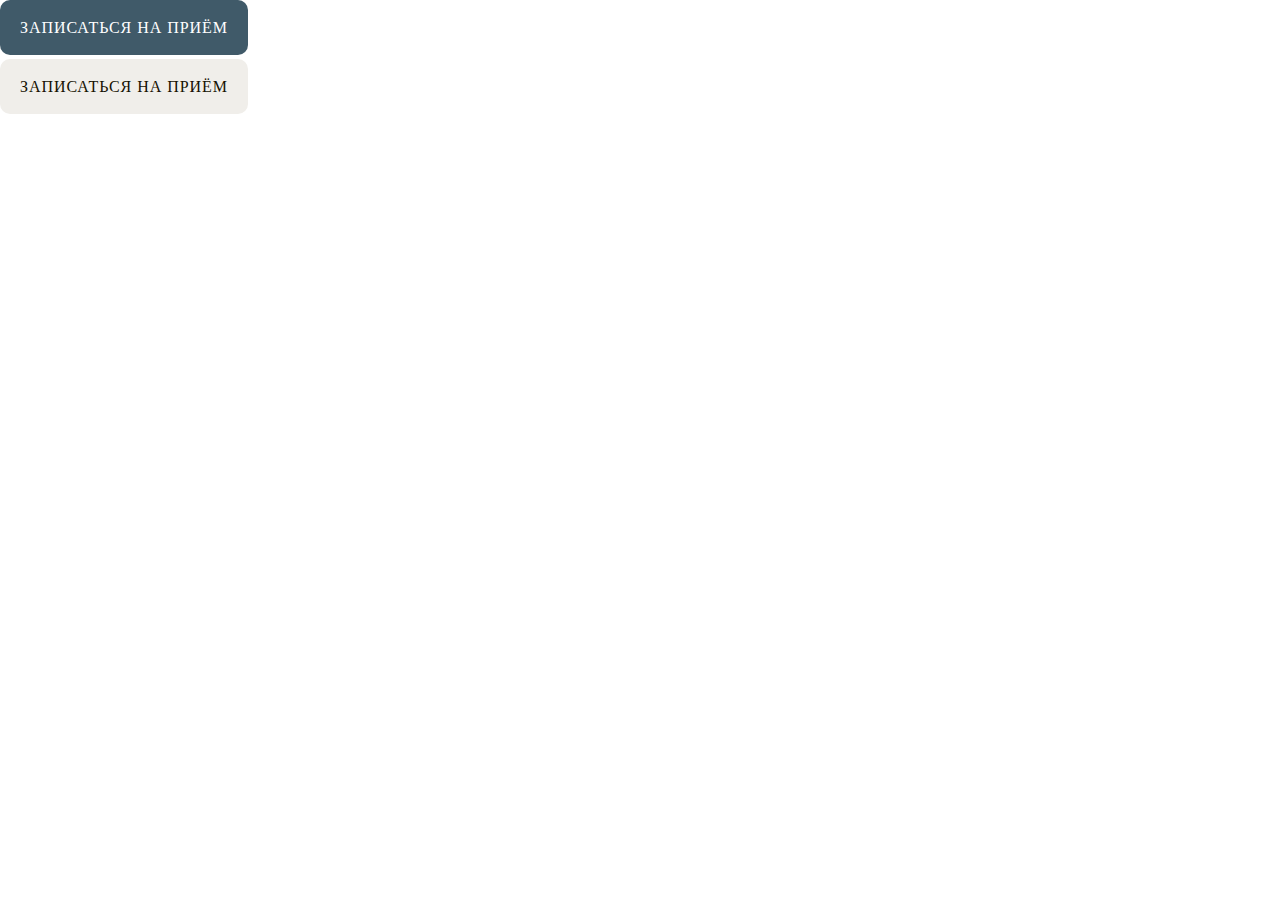
<file: button.html>
<!DOCTYPE html>
<html lang="en">

<head>
  <meta charset="UTF-8">
  <meta http-equiv="X-UA-Compatible" content="IE=edge">
  <meta name="viewport" content="width=device-width, initial-scale=1.0">
  <link rel="stylesheet" href="./assets/styles/normalize.css">
  <link rel="stylesheet" href="./assets/styles/style.css">
  <link rel="stylesheet" href="./assets/styles/button.css">
  <title>Document</title>
</head>

<body>
  <!-- Темная большая кнопка -->
  <div class="container">
    <a href="https://api.whatsapp.com/send/?phone=79632414667&text&type=phone_number&app_absent=0"
      class="button">Записаться на приём</a>
  </div>
  <!-- светлая большая кнопка -->
  <div class="container">
    <a href="https://api.whatsapp.com/send/?phone=79632414667&text&type=phone_number&app_absent=0"
      class="light-button">Записаться на приём</a>
  </div>
</body>

</html>
</file>
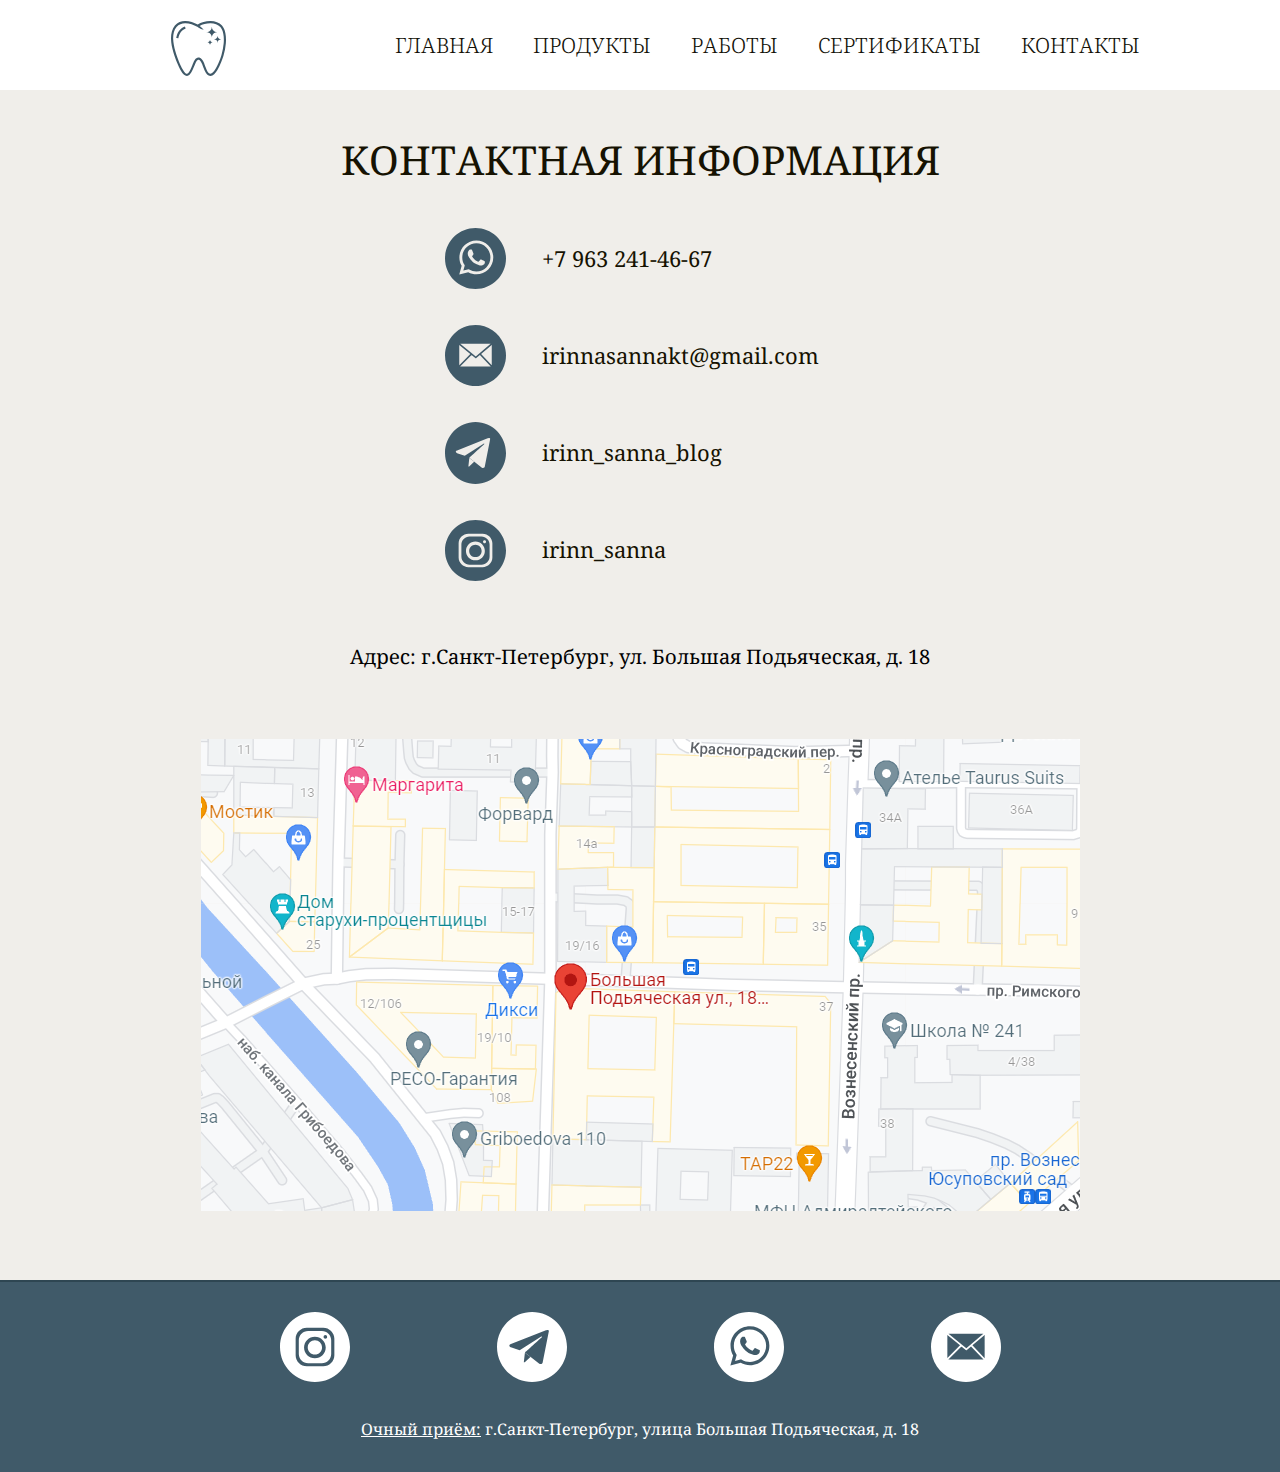
<file: contacts.html>
<!DOCTYPE html>
<html lang="ru">

<head>
  <meta charset="UTF-8">
  <meta http-equiv="X-UA-Compatible" content="IE=edge">
  <meta name="viewport" content="width=device-width, initial-scale=1.0">
  <link rel="stylesheet" href="./assets/styles/normalize.css">
  <link rel="preconnect" href="https://fonts.googleapis.com">
  <link rel="preconnect" href="https://fonts.gstatic.com" crossorigin>
  <link href="https://fonts.googleapis.com/css2?family=Noto+Serif&display=swap" rel="stylesheet">
  <link rel="stylesheet" href="./assets/styles/style.css">
  <link rel="stylesheet" href="./assets/styles/contacts.css">
  <link rel="stylesheet" href="./assets/styles/menu.css">
  <link rel="stylesheet" href="./assets/styles/mobile_menu.css">
  <link rel="stylesheet" href="./assets/styles/button.css">
  <link rel="stylesheet" href="./assets/styles/footer.css">
  <title>Контакты</title>
</head>

<body>
  <header class="header">
    <nav class="menu">
      <div class="menu__logo">
        <a href="./index.html"><img class="logo-pic" src="assets/images/Vector.svg" alt="logo"></a>
      </div>
      <ul class="menu__list">
        <li class="menu__item">
          <a class="menu__link_active menu__link" href="./index.html">Главная</a>
        </li>
        <li class="menu__item">
          <a class="menu__link" href="./methodology.html">Продукты</a>
        </li>
        <li class="menu__item">
          <a class="menu__link" href="./examples-of-works.html">Работы</a>
        </li>
        <li class="menu__item">
          <a class="menu__link" href="./certificate.html">Сертификаты</a>
        </li>
        <li class="menu__item">
          <a class="menu__link" href="./contacts.html">Контакты</a>
        </li>
      </ul>
    </nav>
    <div class="wrapper">
      <input type="checkbox" id="check-menu">
      <label for="check-menu"><a href="./index.html"><img src="/assets/images/tooth_logo.png" alt="logo" class="menu__logo"></a></label>
      <div class="burger__line burger__line-first"></div>
      <div class="burger__line burger__line-second"></div>
      <div class="burger__line burger__line-third"></div>
      <div class="burger__line burger__line-fourth"></div>
      <nav class="main__menu">
        <ul class="main__menu-list">
          <li><a href="./index.html" class="main__menu-links">Главная</a></li>
          <li>
            <a href="./methodology.html" class="main__menu-links">Продукты</a>
          </li>
          <li>
            <a href="./certificate.html" class="main__menu-links">Образование</a>
          </li>
          <li>
            <a href="./examples-of-works.html" class="main__menu-links">Работы</a>
          </li>
          <li>
            <a href="./contacts.html" class="main__menu-links">Контакты</a>
          </li>
          <li class="main-btn">
            <a href="https://api.whatsapp.com/send/?phone=79632414667&text&type=phone_number&app_absent=0"
              class="button main__btn">Записаться на приём</a>
          </li>
        </ul>

        <div class="menu__logo-links">
          <a href="https://t.me/irinnsanna" class="menu__logo-pic"><img src="/assets/images/telegram_logo.svg"
              alt="Telegram"></a>
          <a href="https://www.instagram.com/irinn_sanna/" class="menu__logo-pic"><img
              src="/assets/images/inst_logo.svg" alt="Instagram"></a>
          <a href="https://api.whatsapp.com/send/?phone=79632414667&text&type=phone_number&app_absent=0"
            class="menu__logo-pic"><img src="/assets/images/txt_logo.svg" alt="WhatsUp"></a>
          <a href="mailto:irinnsannakt@gmail.com" class="menu__logo-pic"><img src="/assets/images/email_logo.svg"
              alt="Mail"></a>
        </div>
      </nav>
    </div>
  </header>

  <main>
    <div class="contacts">
      <h1 class="contacts__title">контактная информация</h1>
      <div class="contacts__container">
        <div class="contacts__container-pics">
          <a href="https://api.whatsapp.com/send/?phone=79632414667&text&type=phone_number&app_absent=0"><img
              src="./assets/images/contacts/whatsup.svg" class="contacts__container-pic" alt="WhatsApp"></a>
          <a href="mailto:irinnsannakt@gmail.com"><img src="./assets/images/contacts/mail.svg"
              class="contacts__container-pic" alt="post"></a>
          <a href="https://t.me/irinnsanna"><img src="./assets/images/contacts/telegram.svg"
              class="contacts__container-pic" alt="telegram"></a>
          <a href="https://www.instagram.com/irinn_sanna/"><img src="./assets/images/contacts/instagram.svg"
              class="contacts__container-pic" alt="insta"></a>
        </div>
        <div class="contacts__container-data">
          <p class="contacts__container-item">+7 963 241-46-67</p>
          <p class="contacts__container-item">irinnasannakt@gmail.com</p>
          <p class="contacts__container-item">irinn_sanna_blog</p>
          <p class="contacts__container-item">irinn_sanna</p>
        </div>
        <p class="contacts__container-adress">
          Адрес: г.Санкт-Петербург, ул. Большая Подьяческая, д. 18
        </p>
      </div>
      <div class="map__wrapper">
        <a
          href="https://www.google.by/maps/place/%D0%91%D0%BE%D0%BB%D1%8C%D1%88%D0%B0%D1%8F+%D0%9F%D0%BE%D0%B4%D1%8C%D1%8F%D1%87%D0%B5%D1%81%D0%BA%D0%B0%D1%8F+%D1%83%D0%BB.,+18,+%D0%A1%D0%B0%D0%BD%D0%BA%D1%82-%D0%9F%D0%B5%D1%82%D0%B5%D1%80%D0%B1%D1%83%D1%80%D0%B3,+%D0%A0%D0%BE%D1%81%D1%81%D0%B8%D1%8F,+190068/@59.9242877,30.3034672,17z/data=!3m1!4b1!4m5!3m4!1s0x469630fcfdba021b:0xcfa903477a3638bd!8m2!3d59.9242877!4d30.3056612"><img
            class="contacts__map" src="./assets/images/contacts/map.png" alt="map"></a>
      </div>
    </div>
  </main>

  <div class="wrapper-footer">
    <footer class="footer">
      <div class="footer__link">
        <a class="footer__link_instagram" href="https://www.instagram.com/irinn_sanna/">
          <img src="./assets/images/instagram-icon.svg" alt="Instagram icon">
        </a>
        <a class="footer__link_telegram" href="https://t.me/irinnsanna">
          <img src="./assets/images/telegram-icon.svg" alt="Telegram icon">
        </a>
        <a class="footer__link_whatsapp"
          href="https://api.whatsapp.com/send/?phone=79632414667&text&type=phone_number&app_absent=0">
          <img src="./assets/images/whatsapp-icon.svg" alt="WhatsApp icon">
        </a>
        <a class="footer__link_email" href="mailto:irinnsannakt@gmail.com">
          <img src="./assets/images/email-icon.svg" alt="Email icon">
        </a>
      </div>
      <a href="https://www.google.by/maps/place/%D0%91%D0%BE%D0%BB%D1%8C%D1%88%D0%B0%D1%8F+%D0%9F%D0%BE%D0%B4%D1%8C%D1%8F%D1%87%D0%B5%D1%81%D0%BA%D0%B0%D1%8F+%D1%83%D0%BB.,+18,+%D0%A1%D0%B0%D0%BD%D0%BA%D1%82-%D0%9F%D0%B5%D1%82%D0%B5%D1%80%D0%B1%D1%83%D1%80%D0%B3,+%D0%A0%D0%BE%D1%81%D1%81%D0%B8%D1%8F,+190068/@59.9242877,30.3034672,17z/data=!3m1!4b1!4m5!3m4!1s0x469630fcfdba021b:0xcfa903477a3638bd!8m2!3d59.9242877!4d30.3056612"
        class="footer__address"><span>Очный приём:</span> г.Санкт-Петербург, улица Большая Подьяческая, д.
        18
      </a>
    </footer>
  </div>
</body>

</html>
</file>
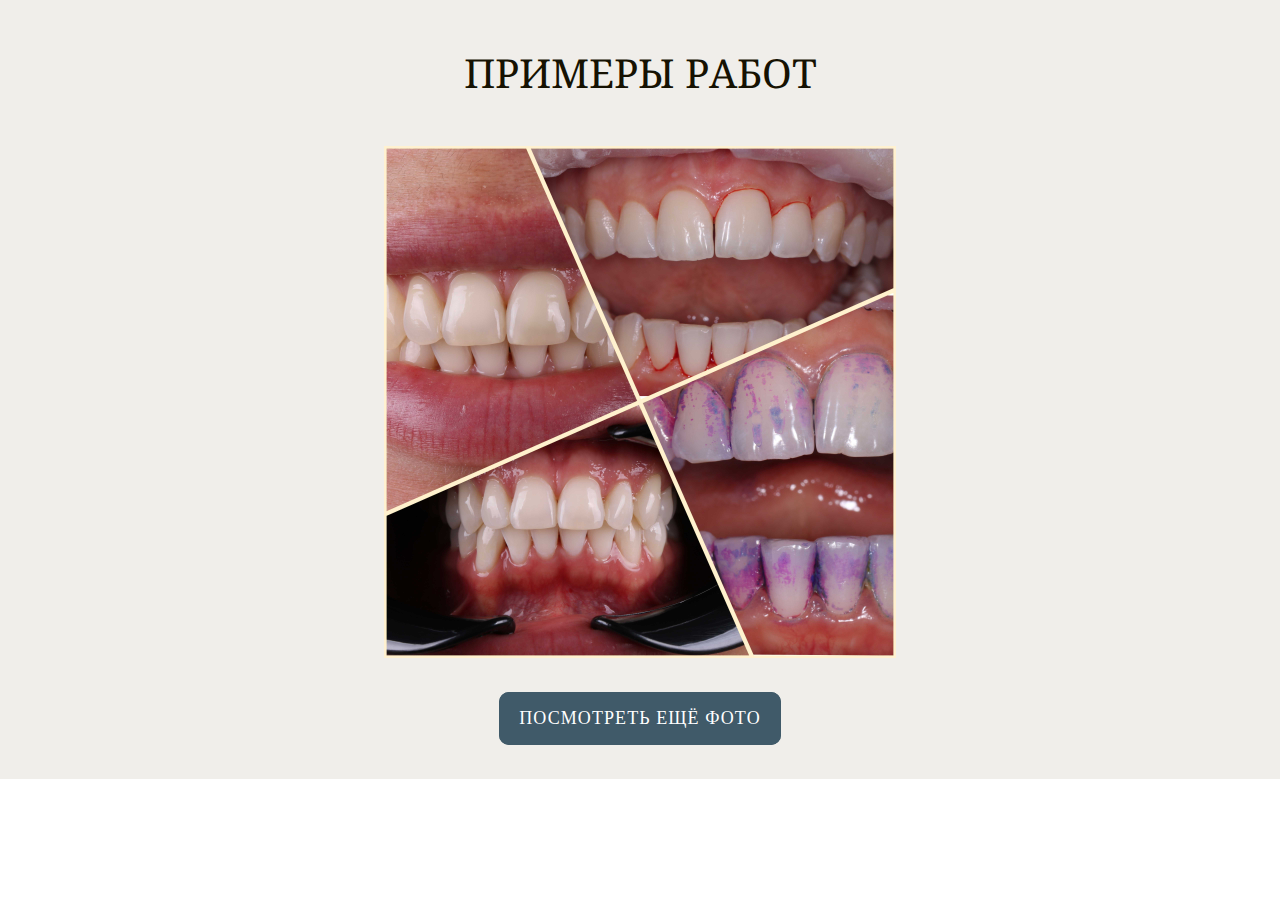
<file: examples-intro.html>
<!DOCTYPE html>
<html lang="en">

<head>
  <meta charset="UTF-8">
  <meta http-equiv="X-UA-Compatible" content="IE=edge">
  <meta name="viewport" content="width=device-width, initial-scale=1.0">
  <link rel="stylesheet" href="./assets/styles/normalize.css">
  <link rel="preconnect" href="https://fonts.googleapis.com">
  <link rel="preconnect" href="https://fonts.gstatic.com" crossorigin>
  <link href="https://fonts.googleapis.com/css2?family=EB+Garamond&family=Noto+Serif&display=swap" rel="stylesheet">
  <link rel="stylesheet" href="./assets/styles/style.css">
  <link rel="stylesheet" href="./assets/styles/button.css">
  <link rel="stylesheet" href="./assets/styles/examples-intro_style.css">
  <title>Document</title>
</head>

<body>
  <section class="examples-work">
    <div class="examples-work__wrapper">
      <h2 class="examples-work__heading">Примеры работ</h2>
      <div class="examples-work__intro">
        <a href="./examples-of-works.html">
          <img class="examples-work__intro_pic" src="./assets/images/intro-example.jpg" alt="Examples of work">
        </a>
        <div class="container">
          <a href="#" class="button">посмотреть ещё фото</a>
        </div>
      </div>
    </div>
  </section>
</body>

</html>
</file>
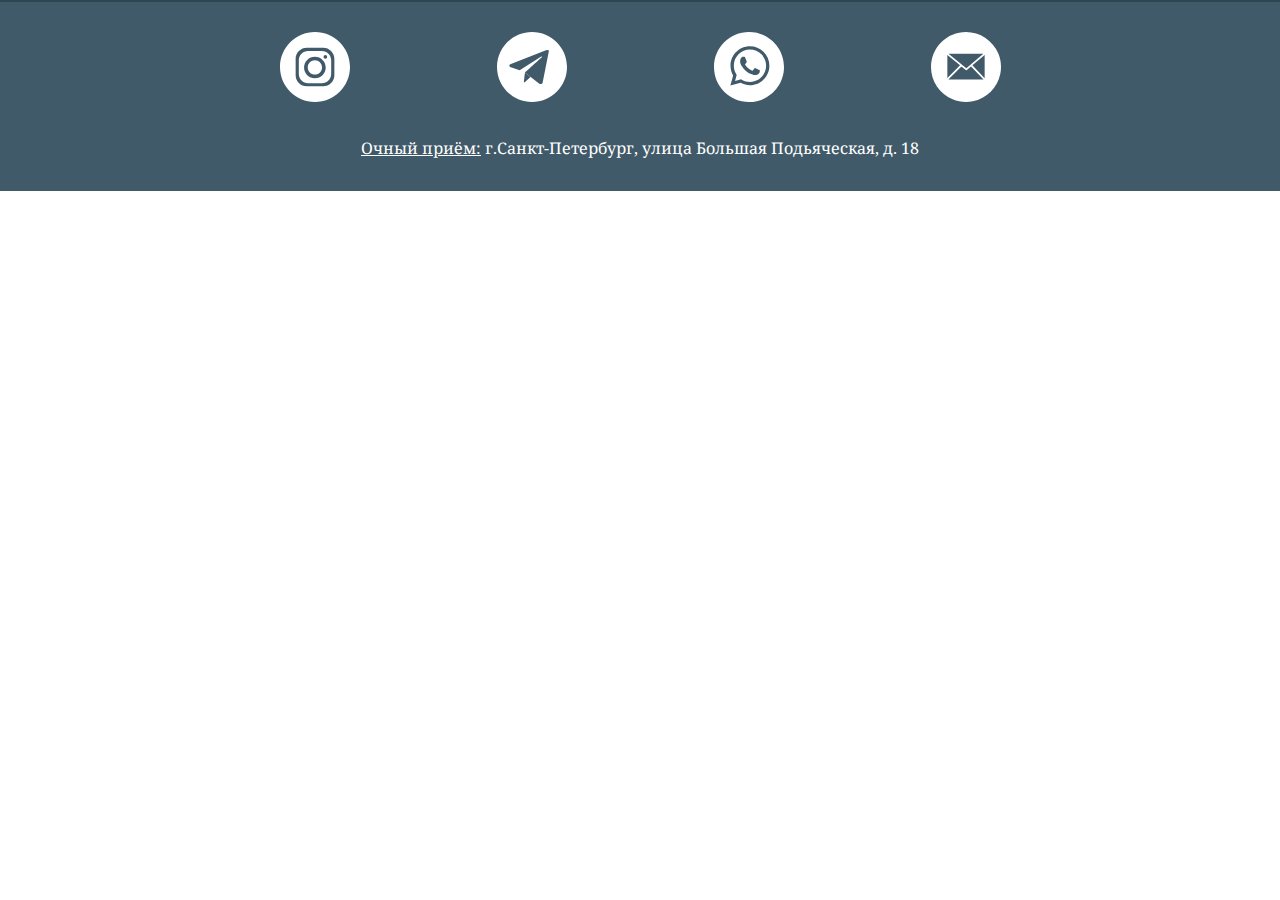
<file: footer.html>
<!DOCTYPE html>
<html lang="en">

<head>
    <meta charset="UTF-8">
    <meta http-equiv="X-UA-Compatible" content="IE=edge">
    <meta name="viewport" content="width=device-width, initial-scale=1.0">
    <link rel="stylesheet" href="./assets/styles/normalize.css">
    <link rel="preconnect" href="https://fonts.googleapis.com">
    <link rel="preconnect" href="https://fonts.gstatic.com" crossorigin>
    <link
        href="https://fonts.googleapis.com/css2?family=EB+Garamond&family=Inter:wght@300&family=Noto+Serif&display=swap"
        rel="stylesheet">
    <link rel="stylesheet" href="./assets/styles/footer.css">
    <title>Подвал</title>
</head>

<body>
    <div class="wrapper-footer">
        <footer class="footer">
            <div class="footer__link">
                <a class="footer__link_instagram" href="https://www.instagram.com/irinn_sanna/">
                    <img src="./assets/images/instagram-icon.svg" alt="Instagram icon">
                </a>
                <a class="footer__link_telegram" href="https://t.me/irinnsanna">
                    <img src="./assets/images/telegram-icon.svg" alt="Telegram icon">
                </a>
                <a class="footer__link_whatsapp"
                    href="https://api.whatsapp.com/send/?phone=79632414667&text&type=phone_number&app_absent=0">
                    <img src="./assets/images/whatsapp-icon.svg" alt="WhatsApp icon">
                </a>
                <a class="footer__link_email" href="mailto:irinnsannakt@gmail.com">
                    <img src="./assets/images/email-icon.svg" alt="Email icon">
                </a>
            </div>
            <a href="https://www.google.by/maps/place/%D0%91%D0%BE%D0%BB%D1%8C%D1%88%D0%B0%D1%8F+%D0%9F%D0%BE%D0%B4%D1%8C%D1%8F%D1%87%D0%B5%D1%81%D0%BA%D0%B0%D1%8F+%D1%83%D0%BB.,+18,+%D0%A1%D0%B0%D0%BD%D0%BA%D1%82-%D0%9F%D0%B5%D1%82%D0%B5%D1%80%D0%B1%D1%83%D1%80%D0%B3,+%D0%A0%D0%BE%D1%81%D1%81%D0%B8%D1%8F,+190068/@59.9242877,30.3034672,17z/data=!3m1!4b1!4m5!3m4!1s0x469630fcfdba021b:0xcfa903477a3638bd!8m2!3d59.9242877!4d30.3056612"
                class="footer__address"><span>Очный приём:</span> г.Санкт-Петербург, улица Большая Подьяческая, д.
                18
            </a>
        </footer>
    </div>
</body>

</html>
</file>
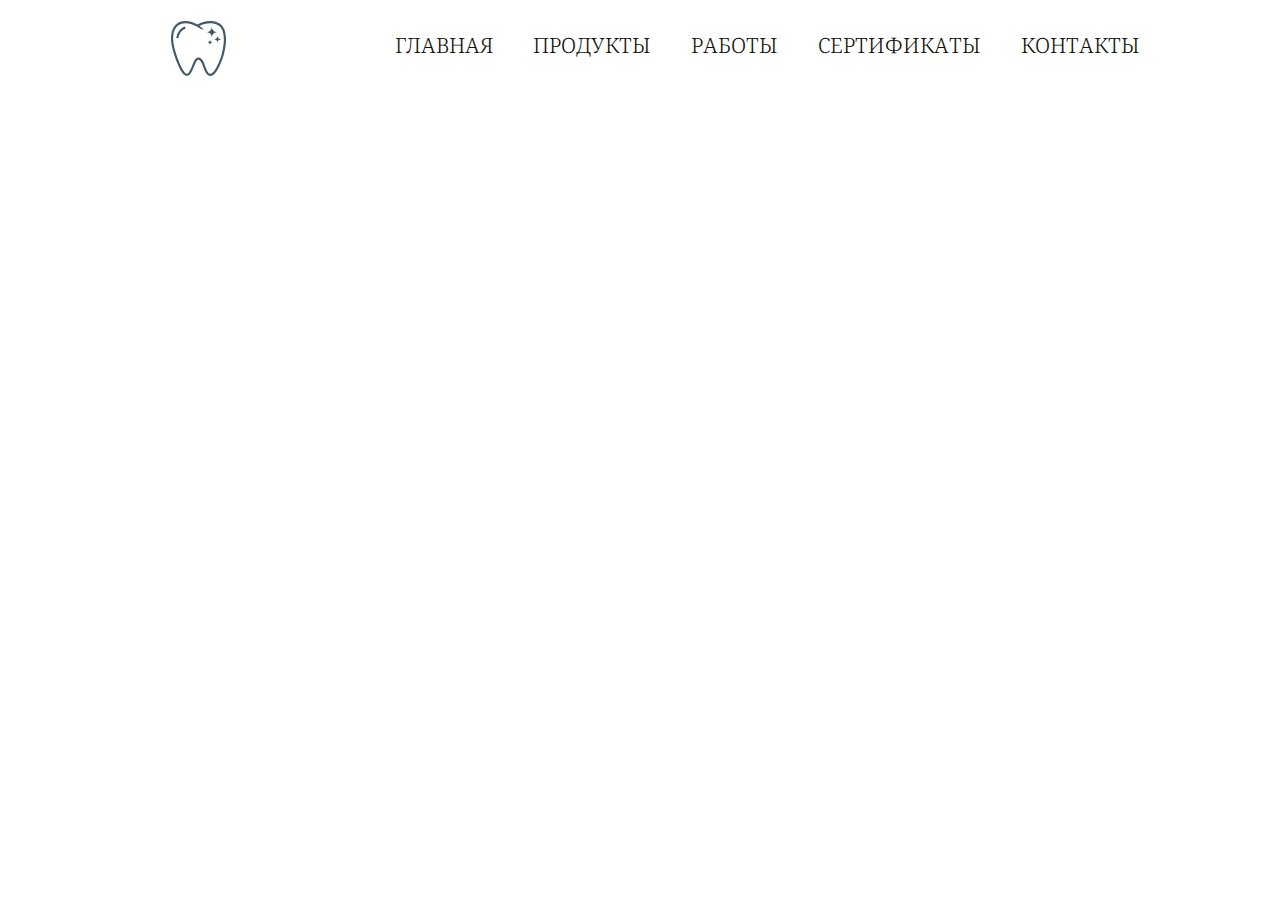
<file: menu.html>
<!DOCTYPE html>
<html lang="en">

<head>
    <meta charset="UTF-8">
    <meta http-equiv="X-UA-Compatible" content="IE=edge">
    <meta name="viewport" content="width=device-width, initial-scale=1.0">
    <link rel="stylesheet" href="./assets/styles/normalize.css">
    <!--fonts -->
    <link rel="preconnect" href="https://fonts.googleapis.com">
    <link rel="preconnect" href="https://fonts.gstatic.com" crossorigin>
    <link href="https://fonts.googleapis.com/css2?family=EB+Garamond&family=Noto+Serif&display=swap" rel="stylesheet">
    <!-- css -->
    <link rel="stylesheet" href="./assets/styles/menu.css">
    <link rel="stylesheet" href="./assets/styles/mobile_menu.css">
    <link rel="stylesheet" href="./assets/styles/button.css">
    <title>Document</title>
</head>

<body>
    <header class="header">
        <nav class="menu">
            <div class="menu__logo">
                <a href="./index.html"><img class="logo-pic" src="assets/images/Vector.svg" alt="logo"></a>
            </div>
            <ul class="menu__list">
                <li class="menu__item">
                    <a class="menu__link_active menu__link" href="#">Главная</a>
                </li>
                <li class="menu__item">
                    <a class="menu__link" href="#">Продукты</a>
                </li>
                <li class="menu__item">
                    <a class="menu__link" href="#">Работы</a>
                </li>
                <li class="menu__item">
                    <a class="menu__link" href="#">Сертификаты</a>
                </li>
                <li class="menu__item">
                    <a class="menu__link" href="#">Контакты</a>
                </li>


            </ul>
        </nav>
        <div class="wrapper">
            <input type="checkbox" id="check-menu">
            <label for="check-menu"><a href="./index.html"><img src="/assets/images/tooth_logo.png" alt="logo" class="menu__logo"></a></label>
            <div class="burger__line burger__line-first"></div>
            <div class="burger__line burger__line-second"></div>
            <div class="burger__line burger__line-third"></div>
            <div class="burger__line burger__line-fourth"></div>
            <nav class="main__menu">
                <ul class="main__menu-list">
                    <li><a href="#" class="main__menu-links">Главная</a></li>
                    <li><a href="#" class="main__menu-links">Продукты</a></li>
                    <li><a href="#" class="main__menu-links">Образование</a></li>
                    <li><a href="#" class="main__menu-links">До/После</a></li>
                    <li><a href="#" class="main__menu-links">Контакты</a></li>
                    <li class="main-btn"><a
                            href="https://api.whatsapp.com/send/?phone=79632414667&text&type=phone_number&app_absent=0"
                            class="button main__btn ">Записаться на приём</a></li>
                </ul>

                <div class="menu__logo-links">
                    <a href="https://t.me/irinnsanna" class="menu__logo-pic"><img src="/assets/images/telegram_logo.svg"
                            alt="Telegram"></a>
                    <a href="https://www.instagram.com/irinn_sanna/" class="menu__logo-pic"><img
                            src="/assets/images/inst_logo.svg" alt="Instagram"></a>
                    <a href="https://api.whatsapp.com/send/?phone=79632414667&text&type=phone_number&app_absent=0"
                        class="menu__logo-pic"><img src="/assets/images/txt_logo.svg" alt="WhatsUp"></a>
                    <a href="mailto:irinnsannakt@gmail.com" class="menu__logo-pic"><img
                            src="/assets/images/email_logo.svg" alt="Mail"></a>
                </div>
            </nav>
        </div>

    </header>


</body>

</html>
</file>
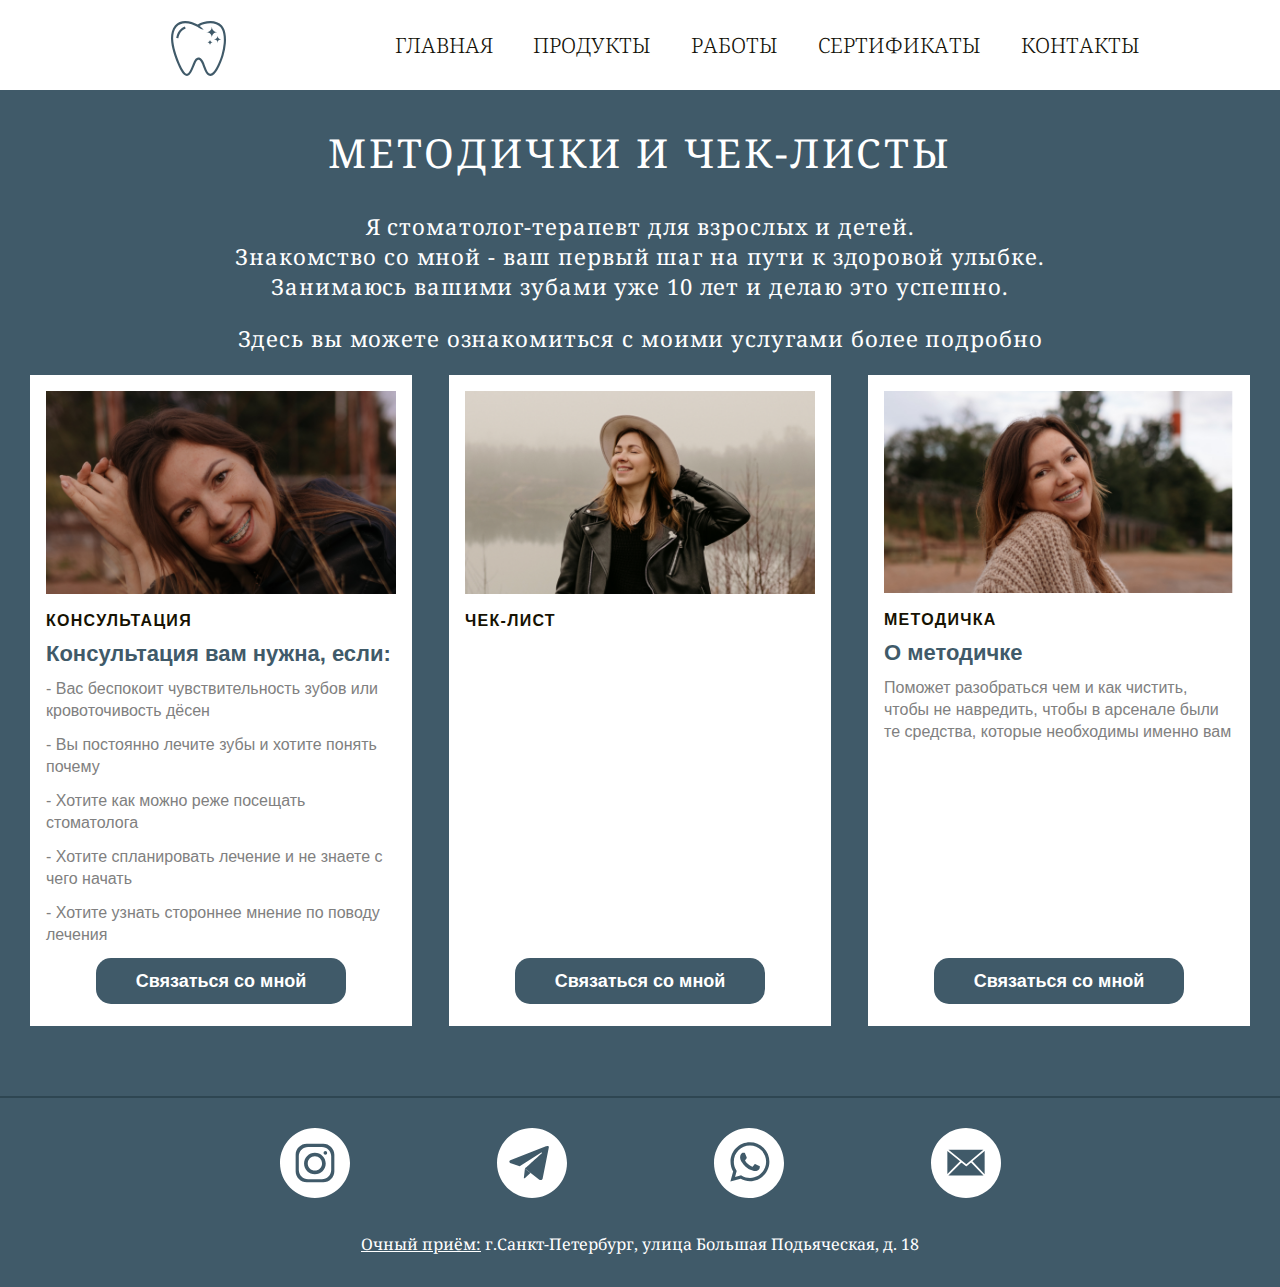
<file: methodology.html>
<!DOCTYPE html>
<html lang="en">

<head>
  <meta charset="UTF-8">
  <meta http-equiv="X-UA-Compatible" content="IE=edge">
  <meta name="viewport" content="width=device-width, initial-scale=1.0">
  <link rel="stylesheet" href="./assets/styles/normalize.css">
  <link rel="preconnect" href="https://fonts.googleapis.com">
  <link rel="preconnect" href="https://fonts.gstatic.com" crossorigin>
  <link href="https://fonts.googleapis.com/css2?family=Noto+Serif&display=swap" rel="stylesheet">
  <link href="https://fonts.googleapis.com/css2?family=EB+Garamond&display=swap" rel="stylesheet">
  <link rel="preconnect" href="https://stijndv.com">
  <link rel="stylesheet" href="https://stijndv.com/fonts/Eudoxus-Sans.css">
  <link rel="stylesheet" href="./assets/styles/style.css">
  <link rel="stylesheet" href="./assets/styles/footer.css">
  <link rel="stylesheet" href="./assets/styles/menu.css">
  <link rel="stylesheet" href="./assets/styles/mobile_menu.css">
  <link rel="stylesheet" href="./assets/styles/button.css">
  <title>Инфопродукты</title>
</head>

<body>
  <header class="header">
    <nav class="menu">
      <div class="menu__logo">
        <a href="./index.html"><img class="logo-pic" src="assets/images/Vector.svg" alt="logo"></a>
      </div>
      <ul class="menu__list">
        <li class="menu__item">
          <a class="menu__link_active menu__link" href="./index.html">Главная</a>
        </li>
        <li class="menu__item">
          <a class="menu__link" href="./methodology.html">Продукты</a>
        </li>
        <li class="menu__item">
          <a class="menu__link" href="./examples-of-works.html">Работы</a>
        </li>
        <li class="menu__item">
          <a class="menu__link" href="./certificate.html">Сертификаты</a>
        </li>
        <li class="menu__item">
          <a class="menu__link" href="./contacts.html">Контакты</a>
        </li>
      </ul>
    </nav>
    <div class="wrapper">
      <input type="checkbox" id="check-menu">
      <label for="check-menu"><a href="./index.html"><img src="/assets/images/tooth_logo.png" alt="logo" class="menu__logo"></a></label>
      <div class="burger__line burger__line-first"></div>
      <div class="burger__line burger__line-second"></div>
      <div class="burger__line burger__line-third"></div>
      <div class="burger__line burger__line-fourth"></div>
      <nav class="main__menu">
        <ul class="main__menu-list">
          <li><a href="./index.html" class="main__menu-links">Главная</a></li>
          <li>
            <a href="./methodology.html" class="main__menu-links">Продукты</a>
          </li>
          <li>
            <a href="./certificate.html" class="main__menu-links">Образование</a>
          </li>
          <li>
            <a href="./examples-of-works.html" class="main__menu-links">Работы</a>
          </li>
          <li>
            <a href="./contacts.html" class="main__menu-links">Контакты</a>
          </li>
          <li class="main-btn">
            <a href="https://api.whatsapp.com/send/?phone=79632414667&text&type=phone_number&app_absent=0"
              class="button main__btn">Записаться на приём</a>
          </li>
        </ul>
        <div class="menu__logo-links">
          <a href="https://t.me/irinnsanna" class="menu__logo-pic"><img src="/assets/images/telegram_logo.svg"
              alt="Telegram"></a>
          <a href="https://www.instagram.com/irinn_sanna/" class="menu__logo-pic"><img
              src="/assets/images/inst_logo.svg" alt="Instagram"></a>
          <a href="https://api.whatsapp.com/send/?phone=79632414667&text&type=phone_number&app_absent=0"
            class="menu__logo-pic"><img src="/assets/images/txt_logo.svg" alt="WhatsUp"></a>
          <a href="mailto:irinnsannakt@gmail.com" class="menu__logo-pic"><img src="/assets/images/email_logo.svg"
              alt="Mail"></a>
        </div>
      </nav>
    </div>
  </header>
  <section class="methodology-and-checklists">
    <div class="methodology-and-checklists__wrapper">
      <div class="methodology-and-checklists__info-content">
        <h1 class="methodology-and-checklists__title">
          Методички и чек-листы
        </h1>
        <p class="methodology-and-checklists__about">
          Я стоматолог-терапевт для взрослых и детей.<br>
          Знакомство со мной - ваш первый шаг на пути к здоровой улыбке.<br>
          Занимаюсь вашими зубами уже 10 лет и делаю это успешно.<br>
        </p>
        <p class="methodology-and-checklists__about-second">
          Здесь вы можете ознакомиться с моими услугами более подробно
        </p>
      </div>
      <div class="methodology-and-checklists__cards">
        <div class="methodology-and-checklists__card">
          <img src="./assets/images/cards/img1.jpg" alt="cover picture" class="methodology-and-checklists__card__img">
          <h2 class="methodology-and-checklists__card__title">
            Консультация
          </h2>
          <h3 class="methodology-and-checklists__card__subtitle">
            Консультация вам нужна, если:
          </h3>
          <ul class="methodology-and-checklists__card__list">
            <li>
              - Вас беспокоит чувствительность зубов или кровоточивость дёсен
            </li>
            <li>- Вы постоянно лечите зубы и хотите понять почему</li>
            <li>- Хотите как можно реже посещать стоматолога</li>
            <li>- Хотите спланировать лечение и не знаете с чего начать</li>
            <li>- Хотите узнать стороннее мнение по поводу лечения</li>
          </ul>
          <a href="https://wa.me/79632414667" target="_blank" class="methodology-and-checklists__card__button">Связаться
            со мной</a>
        </div>
        <div class="methodology-and-checklists__card">
          <img src="./assets/images/cards/img2.jpg" alt="cover picture" class="methodology-and-checklists__card__img">
          <h2 class="methodology-and-checklists__card__title">Чек-лист</h2>
          <a href="https://wa.me/79632414667" target="_blank" class="methodology-and-checklists__card__button">Связаться
            со мной</a>
        </div>
        <div class="methodology-and-checklists__card">
          <img src="./assets/images/cards/img3.jpg" alt="cover picture" class="methodology-and-checklists__card__img">
          <h2 class="methodology-and-checklists__card__title">Методичка</h2>
          <h3 class="methodology-and-checklists__card__subtitle">
            О методичке
          </h3>
          <p class="methodology-and-checklists__card__text">
            Поможет разобраться чем и как чистить, чтобы не навредить, чтобы в
            арсенале были те средства, которые необходимы именно вам
          </p>
          <a href="https://wa.me/79632414667" target="_blank" class="methodology-and-checklists__card__button">Связаться
            со мной</a>
        </div>
      </div>
    </div>
  </section>
  <div class="wrapper-footer">
    <footer class="footer">
      <div class="footer__link">
        <a class="footer__link_instagram" href="https://www.instagram.com/irinn_sanna/">
          <img src="./assets/images/instagram-icon.svg" alt="Instagram icon">
        </a>
        <a class="footer__link_telegram" href="https://t.me/irinnsanna">
          <img src="./assets/images/telegram-icon.svg" alt="Telegram icon">
        </a>
        <a class="footer__link_whatsapp"
          href="https://api.whatsapp.com/send/?phone=79632414667&text&type=phone_number&app_absent=0">
          <img src="./assets/images/whatsapp-icon.svg" alt="WhatsApp icon">
        </a>
        <a class="footer__link_email" href="mailto:irinnsannakt@gmail.com">
          <img src="./assets/images/email-icon.svg" alt="Email icon">
        </a>
      </div>
      <a href="https://www.google.by/maps/place/%D0%91%D0%BE%D0%BB%D1%8C%D1%88%D0%B0%D1%8F+%D0%9F%D0%BE%D0%B4%D1%8C%D1%8F%D1%87%D0%B5%D1%81%D0%BA%D0%B0%D1%8F+%D1%83%D0%BB.,+18,+%D0%A1%D0%B0%D0%BD%D0%BA%D1%82-%D0%9F%D0%B5%D1%82%D0%B5%D1%80%D0%B1%D1%83%D1%80%D0%B3,+%D0%A0%D0%BE%D1%81%D1%81%D0%B8%D1%8F,+190068/@59.9242877,30.3034672,17z/data=!3m1!4b1!4m5!3m4!1s0x469630fcfdba021b:0xcfa903477a3638bd!8m2!3d59.9242877!4d30.3056612"
        class="footer__address"><span>Очный приём:</span> г.Санкт-Петербург, улица Большая Подьяческая, д.
        18
      </a>
    </footer>
  </div>
</body>

</html>
</file>
<file: assets/styles/style.css>
.header-test {
  font-family: Noto Serif;
  font-style: normal;
  font-size: 21px;
  line-height: 28.6px;
  color: #131108;
}

.about__title, .block1-test--head {
  font-family: Noto Serif;
  font-style: normal;
  font-size: 40px;
  font-weight: 400;
  line-height: 81.72px;
  color: #161202;
  word-break: normal;
}

.about__text, .block1-test--text {
  font-family: Noto Serif;
  font-style: normal;
  font-size: 20px;
  line-height: 29.96px;
  color: #161202;
}

.about {
  display: flex;
  flex-wrap: wrap;
  align-items: center;
  justify-content: center;
  padding: 130px 100px 60px 100px;
  background-color: #f0eeea;
}
.about__text-and-photo {
  display: flex;
  flex-wrap: nowrap;
  margin-bottom: 50px;
}
.about__wrapper {
  padding-right: 90px;
  width: 70%;
}

.about__title {
  margin-top: 0;
  line-height: 60px;
  text-transform: uppercase;
}

.about__text {
  margin-bottom: 40px;
}
.about__text_part1, .about__text_part2 {
  margin-bottom: 35px;
}

.about__wrapper_button {
  display: flex;
  justify-content: flex-start;
}

.about__wrapper_button-light {
  display: none;
}

.about__photo_desktop {
  width: 500px;
}

.about__photo_desktop img {
  width: 100%;
}

@media screen and (min-width: 768px) and (max-width: 1023px) {
  .about {
    flex-direction: column;
    padding-top: 130px;
    flex-direction: column;
    align-items: center;
  }
  .about__text-and-photo {
    flex-direction: column;
    flex-wrap: wrap;
    align-items: center;
    margin-bottom: 30px;
  }
  .about__wrapper {
    padding-right: 0;
    width: 100%;
  }
  .about__title,
.about__text {
    text-align: center;
  }
  .about__text {
    font-size: 22px;
  }
}
@media screen and (max-width: 767px) {
  .about {
    flex-direction: column;
    align-items: center;
    justify-content: flex-start;
    padding: 60px 0 30px 3px;
    height: 600px;
    background: url(/assets/images/Irina/Photo_mobile_background.png) no-repeat center center;
    background-size: cover;
  }
  .about__text-and-photo {
    flex-direction: column;
    align-items: center;
    margin-bottom: 0;
    width: 100%;
  }
  .about__wrapper {
    padding-right: 0;
    width: 100%;
  }
  .about__title {
    margin: 0 0 70px 0;
    font-size: 25px;
    line-height: 35px;
    color: #ffffff;
    text-align: center;
  }
  .about__text {
    font-size: 14px;
    line-height: 18px;
    color: #ffffff;
    text-align: center;
  }
  .about__text_part1, .about__text_part2, .about__text_part3 {
    margin-top: 5px;
    margin-bottom: 5px;
  }
  .about__wrapper_button {
    display: none;
  }
  .about__wrapper_button-light {
    display: flex;
    justify-content: center;
  }
  .about__photo_desktop img {
    display: none;
  }
}
.methodology-and-checklists {
  background-color: #405a69;
}
.methodology-and-checklists__cards {
  display: flex;
  flex-direction: column;
  align-items: center;
  gap: 37px;
  width: 100%;
  margin-bottom: 30px;
}
.methodology-and-checklists__card {
  display: flex;
  flex-direction: column;
  box-sizing: border-box;
  max-width: 400px;
  width: 100%;
  padding: 16px 16px 22px;
  background-color: #ffffff;
}
.methodology-and-checklists__card__img {
  width: 100%;
  margin-bottom: 18px;
}
.methodology-and-checklists__card .methodology-and-checklists__card__title {
  margin: 0 0 12px;
  font: 700 16px/18px "Garamond", sans-serif;
  letter-spacing: 0.08em;
  text-transform: uppercase;
  color: #161202;
}
.methodology-and-checklists__card .methodology-and-checklists__card__subtitle {
  margin: 0 0 12px;
  font: 700 22px/24px "Garamond", sans-serif;
  color: #405a69;
}
.methodology-and-checklists__card .methodology-and-checklists__card__subtitle-main {
  margin-bottom: 15px;
}
.methodology-and-checklists__card .methodology-and-checklists__card__text {
  margin: 0 0 15px;
  font: 500 16px/22px "Eudoxus Sans", sans-serif;
  color: gray;
}
.methodology-and-checklists__card .methodology-and-checklists__card__list {
  font: 500 16px/22px "Eudoxus Sans", sans-serif;
  list-style-type: none;
  padding: 0;
  margin: 0 0 10px;
  color: gray;
}
.methodology-and-checklists__card .methodology-and-checklists__card__list > li {
  margin-bottom: 12px;
}
.methodology-and-checklists__card .methodology-and-checklists__card__button {
  margin: auto auto 0;
  background-color: #405a69;
  color: #ffffff;
  padding: 10px;
  border-radius: 15px;
  max-width: 250px;
  width: 100%;
  text-decoration: none;
  text-align: center;
  font: 600 18px/26px "Garamond", sans-serif;
}
.methodology-and-checklists__card .methodology-and-checklists__card__button:hover {
  box-shadow: 0 3px 10px 2px #30444f;
  transition: box-shadow 0.2s ease-out;
}
.methodology-and-checklists .methodology-and-checklists__wrapper {
  margin: 0 auto;
  padding: 110px 30px 40px;
}
.methodology-and-checklists__info-content {
  max-width: 1000px;
  margin: 0 auto;
  text-align: center;
}
.methodology-and-checklists .methodology-and-checklists__title {
  margin: 0 0 15px;
  font: 400 25px/36px "Noto Serif", sans-serif;
  letter-spacing: 0.07em;
  text-transform: uppercase;
  color: #ffffff;
  word-break: break-word;
}
.methodology-and-checklists__about, .methodology-and-checklists__about-second {
  margin: 0 auto 25px;
  font: 400 14px/18px "Noto Serif", sans-serif;
  letter-spacing: 0.04em;
  color: #ffffff;
}
@media (min-width: 768px) {
  .methodology-and-checklists__cards {
    flex-direction: row;
    justify-content: center;
    gap: 37px;
    width: 100%;
  }
  .methodology-and-checklists__card {
    align-self: stretch;
  }
  .methodology-and-checklists__about, .methodology-and-checklists__about-second {
    font: 400 22px/30px "Noto Serif", sans-serif;
  }
  .methodology-and-checklists .methodology-and-checklists__title {
    font: 400 40px/86px "Noto Serif", sans-serif;
  }
}
@media (max-width: 768px) {
  .methodology-and-checklists .d-md-block {
    display: none;
  }
  .methodology-and-checklists .methodology-and-checklists__wrapper {
    padding: 70px 30px 40px;
  }
}/*# sourceMappingURL=style.css.map */
</file>
<file: assets/styles/button.css>
.header-test {
  font-family: Noto Serif;
  font-style: normal;
  font-size: 21px;
  line-height: 28.6px;
  color: #131108;
}

.block1-test--head {
  font-family: Noto Serif;
  font-style: normal;
  font-size: 60px;
  line-height: 81.72px;
  color: #161202;
  word-break: break-word;
}

.block1-test--text {
  font-family: Noto Serif;
  font-style: normal;
  font-size: 22px;
  line-height: 29.96px;
  color: #1a1919;
}

.methodology-and-checklists {
  background-color: #405a69;
}
.methodology-and-checklists__cards {
  display: flex;
  flex-direction: column;
  align-items: center;
  gap: 37px;
  width: 100%;
}
.methodology-and-checklists__card {
  display: flex;
  flex-direction: column;
  box-sizing: border-box;
  max-width: 400px;
  width: 100%;
  padding: 16px 16px 22px;
  background-color: #ffffff;
}
.methodology-and-checklists__card__img {
  width: 100%;
  margin-bottom: 18px;
}
.methodology-and-checklists__card__title {
  margin: 0 0 12px;
  font: 700 12px/16px "Garamond", sans-serif;
  letter-spacing: 0.08em;
  text-transform: uppercase;
  color: #161202;
}
.methodology-and-checklists__card__subtitle {
  margin: 0 0 12px;
  font: 700 18px/24px "Eudoxus Sans", sans-serif;
  color: #181945;
}
.methodology-and-checklists__card__subtitle-main {
  margin-bottom: 15px;
}
.methodology-and-checklists__card__text {
  margin: 0 0 36px;
  font: 500 16px/22px "Eudoxus Sans", sans-serif;
  color: #c5c1c1;
}
.methodology-and-checklists__card__list {
  font: 500 16px/22px "Eudoxus Sans", sans-serif;
  list-style-type: none;
  padding: 0;
  margin: 0 0 10px;
  color: #c5c1c1;
}
.methodology-and-checklists__card__list > li {
  margin-bottom: 4px;
}
.methodology-and-checklists__card__button {
  margin: auto auto 0;
  background-color: #405a69;
  color: #ffffff;
  padding: 20px 0;
  border-radius: 15px;
  max-width: 250px;
  width: 100%;
  text-decoration: none;
  text-align: center;
  font: 600 18px/26px "Garamond", sans-serif;
}
.methodology-and-checklists__card__button:hover {
  box-shadow: 0 3px 10px 2px #30444f;
  transition: box-shadow 0.2s ease-out;
}
.methodology-and-checklists__wrapper {
  margin: 0 auto;
  padding: 72px 20px;
}
.methodology-and-checklists__info-content {
  max-width: 1000px;
  margin: 0 auto;
  text-align: center;
}
.methodology-and-checklists__title {
  margin: 0 0 22px;
  font: 400 28px/36px "Noto Serif", sans-serif;
  letter-spacing: 0.07em;
  text-transform: uppercase;
  color: #ffffff;
  word-break: break-word;
}
.methodology-and-checklists__about, .methodology-and-checklists__about-second {
  margin: 0 auto 22px;
  font: 400 14px/18px "Noto Serif", sans-serif;
  letter-spacing: 0.04em;
  color: #ffffff;
}
@media (min-width: 768px) {
  .methodology-and-checklists__cards {
    flex-direction: row;
    justify-content: center;
    gap: 37px;
    width: 100%;
  }
  .methodology-and-checklists__card {
    align-self: stretch;
  }
  .methodology-and-checklists__title {
    font: 400 60px/86px "Noto Serif", sans-serif;
  }
  .methodology-and-checklists__about, .methodology-and-checklists__about-second {
    font: 400 22px/30px "Noto Serif", sans-serif;
  }
}
@media (max-width: 768px) {
  .methodology-and-checklists .d-md-block {
    display: none;
  }
}

.overflow-hidden {
  overflow-x: hidden;
}

.button {
  /* block */
  display: inline-block;
  padding: 1rem 1.25rem;
  position: relative;
  overflow: hidden;
  z-index: 1;
  /* decoration */
  border-radius: 10px;
  /* font decoration */
  text-decoration: none;
  text-align: center;
  font: normal 400 16px/144.52% "EB Garamond", serif;
  letter-spacing: 0.06em;
  text-transform: uppercase;
  color: #FFFFFF;
  /* animation */
  transition: all 1s;
}
.button:after {
  content: "";
  position: absolute;
  bottom: 0;
  left: 0;
  width: 100%;
  height: 100%;
  background-color: #405a69;
  z-index: -2;
}
.button:before {
  content: "";
  position: absolute;
  bottom: 0;
  left: 0;
  width: 0%;
  height: 100%;
  background-color: #233139;
  transition: all 1s;
  z-index: -1;
}
.button:hover {
  color: #fff;
}
.button:hover:before {
  width: 100%;
}

/* optional reset for presentation */
.light-button {
  /* block */
  display: inline-block;
  padding: 1rem 1.25rem;
  position: relative;
  overflow: hidden;
  z-index: 1;
  /* decoration */
  border-radius: 10px;
  /* font decoration */
  text-align: center;
  font: normal 400 16px/144.52% "EB Garamond", serif;
  letter-spacing: 0.06em;
  text-transform: uppercase;
  color: #161202;
  text-decoration: none;
  /* animation */
  transition: all 1s;
}
.light-button:after {
  content: "";
  position: absolute;
  bottom: 0;
  left: 0;
  width: 100%;
  height: 100%;
  background-color: #F0EEEA;
  z-index: -2;
}
.light-button:before {
  content: "";
  position: absolute;
  bottom: 0;
  left: 0;
  width: 0%;
  height: 100%;
  background-color: #d0cabd;
  transition: all 1s;
  z-index: -1;
}
.light-button:hover {
  color: #fff;
}
.light-button:hover:before {
  width: 100%;
}

@media (max-width: 767px) {
  .button {
    padding: 10px 10px;
    line-height: 20px;
    font-size: 14px;
  }
  .light-button {
    padding: 10px 10px;
    line-height: 20px;
    font-size: 14px;
  }
}/*# sourceMappingURL=button.css.map */
</file>
<file: assets/styles/contacts.css>
.header-test {
  font-family: Noto Serif;
  font-style: normal;
  font-size: 21px;
  line-height: 28.6px;
  color: #131108;
}

.about__title, .block1-test--head {
  font-family: Noto Serif;
  font-style: normal;
  font-size: 40px;
  font-weight: 400;
  line-height: 81.72px;
  color: #161202;
  word-break: normal;
}

.about__text, .block1-test--text {
  font-family: Noto Serif;
  font-style: normal;
  font-size: 20px;
  line-height: 29.96px;
  color: #161202;
}

.contacts__container-data {
  font-family: Noto Serif;
  font-style: normal;
  font-size: 11px;
  line-height: 14.98px;
  color: #161202;
}

.about {
  display: flex;
  flex-wrap: wrap;
  align-items: center;
  justify-content: center;
  padding: 130px 100px 60px 100px;
  background-color: #f0eeea;
}
.about__text-and-photo {
  display: flex;
  flex-wrap: nowrap;
  margin-bottom: 50px;
}
.about__wrapper {
  padding-right: 90px;
  width: 70%;
}

.about__title {
  margin-top: 0;
  line-height: 60px;
  text-transform: uppercase;
}

.about__text {
  margin-bottom: 40px;
}
.about__text_part1, .about__text_part2 {
  margin-bottom: 35px;
}

.about__wrapper_button {
  display: flex;
  justify-content: flex-start;
}

.about__wrapper_button-light {
  display: none;
}

.about__photo_desktop {
  width: 500px;
}

.about__photo_desktop img {
  width: 100%;
}

@media screen and (min-width: 768px) and (max-width: 1023px) {
  .about {
    flex-direction: column;
    padding-top: 130px;
    flex-direction: column;
    align-items: center;
  }
  .about__text-and-photo {
    flex-direction: column;
    flex-wrap: wrap;
    align-items: center;
    margin-bottom: 30px;
  }
  .about__wrapper {
    padding-right: 0;
    width: 100%;
  }
  .about__title,
.about__text {
    text-align: center;
  }
  .about__text {
    font-size: 22px;
  }
}
@media screen and (max-width: 767px) {
  .about {
    flex-direction: column;
    align-items: center;
    justify-content: flex-start;
    padding: 60px 0 30px 3px;
    height: 600px;
    background: url(/assets/images/Irina/Photo_mobile_background.png) no-repeat center center;
    background-size: cover;
  }
  .about__text-and-photo {
    flex-direction: column;
    align-items: center;
    margin-bottom: 0;
    width: 100%;
  }
  .about__wrapper {
    padding-right: 0;
    width: 100%;
  }
  .about__title {
    margin: 0 0 70px 0;
    font-size: 25px;
    line-height: 35px;
    color: #ffffff;
    text-align: center;
  }
  .about__text {
    font-size: 14px;
    line-height: 18px;
    color: #ffffff;
    text-align: center;
  }
  .about__text_part1, .about__text_part2, .about__text_part3 {
    margin-top: 5px;
    margin-bottom: 5px;
  }
  .about__wrapper_button {
    display: none;
  }
  .about__wrapper_button-light {
    display: flex;
    justify-content: center;
  }
  .about__photo_desktop img {
    display: none;
  }
}
.methodology-and-checklists {
  background-color: #405a69;
}
.methodology-and-checklists__cards {
  display: flex;
  flex-direction: column;
  align-items: center;
  gap: 37px;
  width: 100%;
  margin-bottom: 30px;
}
.methodology-and-checklists__card {
  display: flex;
  flex-direction: column;
  box-sizing: border-box;
  max-width: 400px;
  width: 100%;
  padding: 16px 16px 22px;
  background-color: #ffffff;
}
.methodology-and-checklists__card__img {
  width: 100%;
  margin-bottom: 18px;
}
.methodology-and-checklists__card .methodology-and-checklists__card__title {
  margin: 0 0 12px;
  font: 700 16px/18px "Garamond", sans-serif;
  letter-spacing: 0.08em;
  text-transform: uppercase;
  color: #161202;
}
.methodology-and-checklists__card .methodology-and-checklists__card__subtitle {
  margin: 0 0 12px;
  font: 700 22px/24px "Garamond", sans-serif;
  color: #405a69;
}
.methodology-and-checklists__card .methodology-and-checklists__card__subtitle-main {
  margin-bottom: 15px;
}
.methodology-and-checklists__card .methodology-and-checklists__card__text {
  margin: 0 0 15px;
  font: 500 16px/22px "Eudoxus Sans", sans-serif;
  color: gray;
}
.methodology-and-checklists__card .methodology-and-checklists__card__list {
  font: 500 16px/22px "Eudoxus Sans", sans-serif;
  list-style-type: none;
  padding: 0;
  margin: 0 0 10px;
  color: gray;
}
.methodology-and-checklists__card .methodology-and-checklists__card__list > li {
  margin-bottom: 12px;
}
.methodology-and-checklists__card .methodology-and-checklists__card__button {
  margin: auto auto 0;
  background-color: #405a69;
  color: #ffffff;
  padding: 10px;
  border-radius: 15px;
  max-width: 250px;
  width: 100%;
  text-decoration: none;
  text-align: center;
  font: 600 18px/26px "Garamond", sans-serif;
}
.methodology-and-checklists__card .methodology-and-checklists__card__button:hover {
  box-shadow: 0 3px 10px 2px #30444f;
  transition: box-shadow 0.2s ease-out;
}
.methodology-and-checklists .methodology-and-checklists__wrapper {
  margin: 0 auto;
  padding: 110px 30px 40px;
}
.methodology-and-checklists__info-content {
  max-width: 1000px;
  margin: 0 auto;
  text-align: center;
}
.methodology-and-checklists .methodology-and-checklists__title {
  margin: 0 0 15px;
  font: 400 25px/36px "Noto Serif", sans-serif;
  letter-spacing: 0.07em;
  text-transform: uppercase;
  color: #ffffff;
  word-break: break-word;
}
.methodology-and-checklists__about, .methodology-and-checklists__about-second {
  margin: 0 auto 25px;
  font: 400 14px/18px "Noto Serif", sans-serif;
  letter-spacing: 0.04em;
  color: #ffffff;
}
@media (min-width: 768px) {
  .methodology-and-checklists__cards {
    flex-direction: row;
    justify-content: center;
    gap: 37px;
    width: 100%;
  }
  .methodology-and-checklists__card {
    align-self: stretch;
  }
  .methodology-and-checklists__about, .methodology-and-checklists__about-second {
    font: 400 22px/30px "Noto Serif", sans-serif;
  }
  .methodology-and-checklists .methodology-and-checklists__title {
    font: 400 40px/86px "Noto Serif", sans-serif;
  }
}
@media (max-width: 768px) {
  .methodology-and-checklists .d-md-block {
    display: none;
  }
  .methodology-and-checklists .methodology-and-checklists__wrapper {
    padding: 70px 30px 40px;
  }
}

h1,
p {
  margin: 0;
}

.contacts {
  background-color: #f0eeea;
  width: 100%;
  padding: 90px 20px 0 20px;
}

.contacts__title {
  font: normal 400 25px/34px "Noto Serif", serif;
  color: #161202;
  text-transform: uppercase;
  text-align: center;
  padding: 40px 0 20px 0;
}

.contacts__map {
  width: 100%;
  padding-bottom: 10px;
}

.map__wrapper {
  display: flex;
  justify-content: center;
  padding: 20px 0 55px 0;
}

@media screen and (max-width: 767px) {
  .contacts {
    padding-top: 50px;
  }
  .contacts__title {
    padding: 30px;
  }
  .contacts__container {
    display: flex;
    justify-content: center;
    flex-wrap: wrap;
  }
  .contacts__container-data {
    display: flex;
    flex-direction: column;
    align-items: flex-start;
    justify-content: space-around;
  }
  .contacts__container-item {
    font: normal 400 15px/25px "Noto Serif", serif;
    padding: 4px;
  }
  .contacts__container-pics {
    display: flex;
    flex-direction: column;
    align-items: flex-start;
    justify-content: space-around;
  }
  .contacts__container-pic {
    padding: 10px;
  }
  .contacts__container-adress {
    width: 100%;
    text-align: center;
    padding: 30px 0 30px 0;
  }
}
@media screen and (min-width: 768px) {
  .contacts__title {
    font: normal 400 40px/60px "Noto Serif", serif;
    color: #161202;
    word-break: normal;
  }
  .contacts__container {
    display: flex;
    justify-content: center;
    align-items: center;
    flex-wrap: wrap;
  }
  .contacts__container-data {
    font: normal 400 22px/29px "Noto Serif", serif;
    color: #161202;
  }
  .contacts__container-pic {
    display: flex;
    width: 120%;
    padding: 18px;
  }
  .contacts__container-adress {
    font: normal 400 20px/25px "Noto Serif", serif;
    width: 100%;
    text-align: center;
    padding: 45px 0 50px 0;
  }
  .contacts__container-item {
    padding: 34px;
  }
  .map__wrapper {
    margin: 0 auto;
    width: 100%;
    padding-bottom: 55px;
  }
}
@media screen and (max-width: 335px) {
  .contacts__title {
    padding: 30px;
  }
  .contacts__container-pic {
    width: 80%;
    padding: 10px 0;
  }
  .contacts__container-item {
    padding: 15px 0;
  }
}/*# sourceMappingURL=contacts.css.map */
</file>
<file: assets/styles/menu.css>
.header-test {
  font-family: Noto Serif;
  font-style: normal;
  font-size: 21px;
  line-height: 28.6px;
  color: #131108;
}

.about__title, .block1-test--head {
  font-family: Noto Serif;
  font-style: normal;
  font-size: 40px;
  font-weight: 400;
  line-height: 81.72px;
  color: #161202;
  word-break: normal;
}

.about__text, .block1-test--text {
  font-family: Noto Serif;
  font-style: normal;
  font-size: 20px;
  line-height: 29.96px;
  color: #161202;
}

.about {
  display: flex;
  flex-wrap: wrap;
  align-items: center;
  justify-content: center;
  padding: 130px 100px 60px 100px;
  background-color: #f0eeea;
}
.about__text-and-photo {
  display: flex;
  flex-wrap: nowrap;
  margin-bottom: 50px;
}
.about__wrapper {
  padding-right: 90px;
  width: 70%;
}

.about__title {
  margin-top: 0;
  line-height: 60px;
  text-transform: uppercase;
}

.about__text {
  margin-bottom: 40px;
}
.about__text_part1, .about__text_part2 {
  margin-bottom: 35px;
}

.about__wrapper_button {
  display: flex;
  justify-content: flex-start;
}

.about__wrapper_button-light {
  display: none;
}

.about__photo_desktop {
  width: 500px;
}

.about__photo_desktop img {
  width: 100%;
}

@media screen and (min-width: 768px) and (max-width: 1023px) {
  .about {
    flex-direction: column;
    padding-top: 130px;
    flex-direction: column;
    align-items: center;
  }
  .about__text-and-photo {
    flex-direction: column;
    flex-wrap: wrap;
    align-items: center;
    margin-bottom: 30px;
  }
  .about__wrapper {
    padding-right: 0;
    width: 100%;
  }
  .about__title,
.about__text {
    text-align: center;
  }
  .about__text {
    font-size: 22px;
  }
}
@media screen and (max-width: 767px) {
  .about {
    flex-direction: column;
    align-items: center;
    justify-content: flex-start;
    padding: 60px 0 30px 3px;
    height: 600px;
    background: url(/assets/images/Irina/Photo_mobile_background.png) no-repeat center center;
    background-size: cover;
  }
  .about__text-and-photo {
    flex-direction: column;
    align-items: center;
    margin-bottom: 0;
    width: 100%;
  }
  .about__wrapper {
    padding-right: 0;
    width: 100%;
  }
  .about__title {
    margin: 0 0 70px 0;
    font-size: 25px;
    line-height: 35px;
    color: #ffffff;
    text-align: center;
  }
  .about__text {
    font-size: 14px;
    line-height: 18px;
    color: #ffffff;
    text-align: center;
  }
  .about__text_part1, .about__text_part2, .about__text_part3 {
    margin-top: 5px;
    margin-bottom: 5px;
  }
  .about__wrapper_button {
    display: none;
  }
  .about__wrapper_button-light {
    display: flex;
    justify-content: center;
  }
  .about__photo_desktop img {
    display: none;
  }
}
.methodology-and-checklists {
  background-color: #405a69;
}
.methodology-and-checklists__cards {
  display: flex;
  flex-direction: column;
  align-items: center;
  gap: 37px;
  width: 100%;
  margin-bottom: 30px;
}
.methodology-and-checklists__card {
  display: flex;
  flex-direction: column;
  box-sizing: border-box;
  max-width: 400px;
  width: 100%;
  padding: 16px 16px 22px;
  background-color: #ffffff;
}
.methodology-and-checklists__card__img {
  width: 100%;
  margin-bottom: 18px;
}
.methodology-and-checklists__card .methodology-and-checklists__card__title {
  margin: 0 0 12px;
  font: 700 16px/18px "Garamond", sans-serif;
  letter-spacing: 0.08em;
  text-transform: uppercase;
  color: #161202;
}
.methodology-and-checklists__card .methodology-and-checklists__card__subtitle {
  margin: 0 0 12px;
  font: 700 22px/24px "Garamond", sans-serif;
  color: #405a69;
}
.methodology-and-checklists__card .methodology-and-checklists__card__subtitle-main {
  margin-bottom: 15px;
}
.methodology-and-checklists__card .methodology-and-checklists__card__text {
  margin: 0 0 15px;
  font: 500 16px/22px "Eudoxus Sans", sans-serif;
  color: gray;
}
.methodology-and-checklists__card .methodology-and-checklists__card__list {
  font: 500 16px/22px "Eudoxus Sans", sans-serif;
  list-style-type: none;
  padding: 0;
  margin: 0 0 10px;
  color: gray;
}
.methodology-and-checklists__card .methodology-and-checklists__card__list > li {
  margin-bottom: 12px;
}
.methodology-and-checklists__card .methodology-and-checklists__card__button {
  margin: auto auto 0;
  background-color: #405a69;
  color: #ffffff;
  padding: 10px;
  border-radius: 15px;
  max-width: 250px;
  width: 100%;
  text-decoration: none;
  text-align: center;
  font: 600 18px/26px "Garamond", sans-serif;
}
.methodology-and-checklists__card .methodology-and-checklists__card__button:hover {
  box-shadow: 0 3px 10px 2px #30444f;
  transition: box-shadow 0.2s ease-out;
}
.methodology-and-checklists .methodology-and-checklists__wrapper {
  margin: 0 auto;
  padding: 110px 30px 40px;
}
.methodology-and-checklists__info-content {
  max-width: 1000px;
  margin: 0 auto;
  text-align: center;
}
.methodology-and-checklists .methodology-and-checklists__title {
  margin: 0 0 15px;
  font: 400 25px/36px "Noto Serif", sans-serif;
  letter-spacing: 0.07em;
  text-transform: uppercase;
  color: #ffffff;
  word-break: break-word;
}
.methodology-and-checklists__about, .methodology-and-checklists__about-second {
  margin: 0 auto 25px;
  font: 400 14px/18px "Noto Serif", sans-serif;
  letter-spacing: 0.04em;
  color: #ffffff;
}
@media (min-width: 768px) {
  .methodology-and-checklists__cards {
    flex-direction: row;
    justify-content: center;
    gap: 37px;
    width: 100%;
  }
  .methodology-and-checklists__card {
    align-self: stretch;
  }
  .methodology-and-checklists__about, .methodology-and-checklists__about-second {
    font: 400 22px/30px "Noto Serif", sans-serif;
  }
  .methodology-and-checklists .methodology-and-checklists__title {
    font: 400 40px/86px "Noto Serif", sans-serif;
  }
}
@media (max-width: 768px) {
  .methodology-and-checklists .d-md-block {
    display: none;
  }
  .methodology-and-checklists .methodology-and-checklists__wrapper {
    padding: 70px 30px 40px;
  }
}

.header {
  position: fixed;
  background-color: #ffffff;
  width: 100%;
  z-index: 3;
}

.menu {
  max-width: 100%;
  padding: 10px;
  display: flex;
  flex-direction: row;
  justify-content: space-evenly;
  align-items: center;
  flex-wrap: wrap;
}
.menu:first-child {
  margin-left: 51px;
}
.menu:first-child .logo-pic {
  padding-top: 11px;
}
.menu:last-child {
  margin-right: 51px;
}

.main-btn {
  justify-self: flex-end;
  padding-top: 17px;
}

.menu__list {
  max-width: 100%;
  list-style-type: none;
}
.menu__list .menu__item {
  padding: 8px 20px;
  display: inline;
  float: left;
}
.menu__list .menu__item .menu__link {
  position: relative;
  display: block;
  font: 300 21px/29px "Noto Serif", lighter;
  text-align: center;
  text-transform: uppercase;
  text-decoration: none;
  color: #131108;
  transition: 0.5s;
}
.menu__list .menu__item .menu__link::after {
  position: absolute;
  content: "";
  top: 100%;
  left: 0;
  width: 100%;
  height: 3px;
  background: #405a69;
  transform: scaleX(0);
  transform-origin: right;
  transition: transform 0.5s;
}
.menu__list .menu__item .menu__link:hover {
  color: rgba(16, 14, 7, 0.8705882353);
}
.menu__list .menu__item .menu__link:hover::after {
  transform: scaleX(1);
  transform-origin: left;
}

@media (max-width: 1023px) {
  ul {
    padding: 0;
  }
  .menu {
    min-width: 900px;
    flex-wrap: nowrap;
    padding: 5px;
  }
  .menu__list {
    padding-right: 10px;
  }
  .menu__list .menu__item {
    padding: 10px;
  }
}
@media (max-width: 830px) {
  .menu {
    display: none;
  }
}
@media (min-width: 830px) {
  .wrapper {
    display: none;
  }
}
@media (min-width: 701px) and (max-width: 959px) {
  .menu {
    margin: 7px;
  }
  .menu:first-child {
    margin-left: 5px;
  }
  .menu:last-child {
    margin-right: 5px;
  }
  .menu__list {
    display: flex;
    font-size: 10px;
  }
  .menu__link {
    font-size: 18px;
  }
}
ul {
  margin: 0 !important;
}/*# sourceMappingURL=menu.css.map */
</file>
<file: assets/styles/mobile_menu.css>
@media screen and (min-width: 830px) {
  #check-menu {
    display: none;
  }
  .menu__btn {
    display: none;
  }
  .menu__logo-links {
    display: none;
  }
}
@media screen and (max-width: 830px) {
  .header-test {
    font-family: Noto Serif;
    font-style: normal;
    font-size: 21px;
    line-height: 28.6px;
    color: #131108;
  }
  .about__title, .block1-test--head {
    font-family: Noto Serif;
    font-style: normal;
    font-size: 40px;
    font-weight: 400;
    line-height: 81.72px;
    color: #161202;
    word-break: normal;
  }
  .about__text, .block1-test--text {
    font-family: Noto Serif;
    font-style: normal;
    font-size: 20px;
    line-height: 29.96px;
    color: #161202;
  }
  .menu__btn {
    font-family: Garamond;
    font-style: normal;
    font-size: 18px;
    line-height: 20.25px;
    color: #ffffff;
    background-color: #405a69;
  }
  .main__menu-links:hover,
.main__menu-links:focus {
    font-family: Noto serif;
    font-style: normal;
    font-size: 12px;
    line-height: 16.34px;
    color: #373018;
    background-color: #afd1d1;
  }
  .main__menu-links {
    font-family: Noto Serif;
    font-style: normal;
    font-size: 12px;
    line-height: 16.34px;
    color: #ffffff;
    background-color: #405a69;
  }
  .about {
    display: flex;
    flex-wrap: wrap;
    align-items: center;
    justify-content: center;
    padding: 130px 100px 60px 100px;
    background-color: #f0eeea;
  }
  .about__text-and-photo {
    display: flex;
    flex-wrap: nowrap;
    margin-bottom: 50px;
  }
  .about__wrapper {
    padding-right: 90px;
    width: 70%;
  }
  .about__title {
    margin-top: 0;
    line-height: 60px;
    text-transform: uppercase;
  }
  .about__text {
    margin-bottom: 40px;
  }
  .about__text_part1, .about__text_part2 {
    margin-bottom: 35px;
  }
  .about__wrapper_button {
    display: flex;
    justify-content: flex-start;
  }
  .about__wrapper_button-light {
    display: none;
  }
  .about__photo_desktop {
    width: 500px;
  }
  .about__photo_desktop img {
    width: 100%;
  }
}
@media screen and (max-width: 830px) and (min-width: 768px) and (max-width: 1023px) {
  .about {
    flex-direction: column;
    padding-top: 130px;
    flex-direction: column;
    align-items: center;
  }
  .about__text-and-photo {
    flex-direction: column;
    flex-wrap: wrap;
    align-items: center;
    margin-bottom: 30px;
  }
  .about__wrapper {
    padding-right: 0;
    width: 100%;
  }
  .about__title,
.about__text {
    text-align: center;
  }
  .about__text {
    font-size: 22px;
  }
}
@media screen and (max-width: 830px) and (max-width: 767px) {
  .about {
    flex-direction: column;
    align-items: center;
    justify-content: flex-start;
    padding: 60px 0 30px 3px;
    height: 600px;
    background: url(/assets/images/Irina/Photo_mobile_background.png) no-repeat center center;
    background-size: cover;
  }
  .about__text-and-photo {
    flex-direction: column;
    align-items: center;
    margin-bottom: 0;
    width: 100%;
  }
  .about__wrapper {
    padding-right: 0;
    width: 100%;
  }
  .about__title {
    margin: 0 0 70px 0;
    font-size: 25px;
    line-height: 35px;
    color: #ffffff;
    text-align: center;
  }
  .about__text {
    font-size: 14px;
    line-height: 18px;
    color: #ffffff;
    text-align: center;
  }
  .about__text_part1, .about__text_part2, .about__text_part3 {
    margin-top: 5px;
    margin-bottom: 5px;
  }
  .about__wrapper_button {
    display: none;
  }
  .about__wrapper_button-light {
    display: flex;
    justify-content: center;
  }
  .about__photo_desktop img {
    display: none;
  }
}
@media screen and (max-width: 830px) {
  .methodology-and-checklists {
    background-color: #405a69;
  }
  .methodology-and-checklists__cards {
    display: flex;
    flex-direction: column;
    align-items: center;
    gap: 37px;
    width: 100%;
    margin-bottom: 30px;
  }
  .methodology-and-checklists__card {
    display: flex;
    flex-direction: column;
    box-sizing: border-box;
    max-width: 400px;
    width: 100%;
    padding: 16px 16px 22px;
    background-color: #ffffff;
  }
  .methodology-and-checklists__card__img {
    width: 100%;
    margin-bottom: 18px;
  }
  .methodology-and-checklists__card .methodology-and-checklists__card__title {
    margin: 0 0 12px;
    font: 700 16px/18px "Garamond", sans-serif;
    letter-spacing: 0.08em;
    text-transform: uppercase;
    color: #161202;
  }
  .methodology-and-checklists__card .methodology-and-checklists__card__subtitle {
    margin: 0 0 12px;
    font: 700 22px/24px "Garamond", sans-serif;
    color: #405a69;
  }
  .methodology-and-checklists__card .methodology-and-checklists__card__subtitle-main {
    margin-bottom: 15px;
  }
  .methodology-and-checklists__card .methodology-and-checklists__card__text {
    margin: 0 0 15px;
    font: 500 16px/22px "Eudoxus Sans", sans-serif;
    color: gray;
  }
  .methodology-and-checklists__card .methodology-and-checklists__card__list {
    font: 500 16px/22px "Eudoxus Sans", sans-serif;
    list-style-type: none;
    padding: 0;
    margin: 0 0 10px;
    color: gray;
  }
  .methodology-and-checklists__card .methodology-and-checklists__card__list > li {
    margin-bottom: 12px;
  }
  .methodology-and-checklists__card .methodology-and-checklists__card__button {
    margin: auto auto 0;
    background-color: #405a69;
    color: #ffffff;
    padding: 10px;
    border-radius: 15px;
    max-width: 250px;
    width: 100%;
    text-decoration: none;
    text-align: center;
    font: 600 18px/26px "Garamond", sans-serif;
  }
  .methodology-and-checklists__card .methodology-and-checklists__card__button:hover {
    box-shadow: 0 3px 10px 2px #30444f;
    transition: box-shadow 0.2s ease-out;
  }
  .methodology-and-checklists .methodology-and-checklists__wrapper {
    margin: 0 auto;
    padding: 110px 30px 40px;
  }
  .methodology-and-checklists__info-content {
    max-width: 1000px;
    margin: 0 auto;
    text-align: center;
  }
  .methodology-and-checklists .methodology-and-checklists__title {
    margin: 0 0 15px;
    font: 400 25px/36px "Noto Serif", sans-serif;
    letter-spacing: 0.07em;
    text-transform: uppercase;
    color: #ffffff;
    word-break: break-word;
  }
  .methodology-and-checklists__about, .methodology-and-checklists__about-second {
    margin: 0 auto 25px;
    font: 400 14px/18px "Noto Serif", sans-serif;
    letter-spacing: 0.04em;
    color: #ffffff;
  }
}
@media screen and (max-width: 830px) and (min-width: 768px) {
  .methodology-and-checklists__cards {
    flex-direction: row;
    justify-content: center;
    gap: 37px;
    width: 100%;
  }
  .methodology-and-checklists__card {
    align-self: stretch;
  }
  .methodology-and-checklists__about, .methodology-and-checklists__about-second {
    font: 400 22px/30px "Noto Serif", sans-serif;
  }
  .methodology-and-checklists .methodology-and-checklists__title {
    font: 400 40px/86px "Noto Serif", sans-serif;
  }
}
@media screen and (max-width: 830px) and (max-width: 768px) {
  .methodology-and-checklists .d-md-block {
    display: none;
  }
  .methodology-and-checklists .methodology-and-checklists__wrapper {
    padding: 70px 30px 40px;
  }
}
@media screen and (max-width: 830px) {
  .wrapper {
    position: relative;
    height: 55px;
    padding: 10px 12px;
    color: #ffffff;
  }
}
@media screen and (max-width: 830px) {
  #check-menu {
    display: none;
    height: 100vh;
  }
}
@media screen and (max-width: 830px) {
  label {
    display: block;
    position: absolute;
    top: 0;
    left: 0;
    width: 100%;
    height: 100%;
    cursor: pointer;
    z-index: 2;
  }
}
@media screen and (max-width: 830px) {
  .menu__logo {
    margin: 16px 0 0 16px;
  }
}
@media screen and (max-width: 830px) {
  .burger__line {
    position: absolute;
    top: 16px;
    right: 16px;
    width: 24px;
    height: 2px;
    background-color: #405a69;
    transition: 0.2s all;
  }
}
@media screen and (max-width: 830px) {
  .burger__line-second,
.burger__line-third {
    top: 25px;
  }
}
@media screen and (max-width: 830px) {
  .burger__line-fourth {
    top: 34px;
  }
}
@media screen and (max-width: 830px) {
  .main__menu {
    display: block;
    position: absolute;
    background-color: #f0eeea;
    width: 100%;
    bottom: 0;
    left: 0;
    height: 100vh;
    transform: translateY(100%);
    max-height: 0;
    overflow: hidden;
    transition: 0.5s all;
  }
}
@media screen and (max-width: 830px) {
  ul {
    margin: 0;
  }
}
@media screen and (max-width: 830px) {
  .main__menu-list {
    display: flex;
    flex-direction: column;
    align-items: center;
    list-style-type: none;
    text-align: center;
    margin-bottom: 65px;
    width: 100%;
    padding: 0;
  }
}
@media screen and (max-width: 830px) {
  .main__menu-links {
    display: flex;
    justify-content: center;
    align-content: center;
    align-items: center;
    width: 100%;
    margin: 15px;
    width: 254px;
    height: 30px;
    text-decoration: none;
    text-align: center;
    box-shadow: 0px 4px 4px rgba(0, 0, 0, 0.25);
    text-transform: uppercase;
    font-size: 18px;
  }
}
@media screen and (max-width: 830px) {
  .main__menu-links:hover,
.main__menu-links:focus {
    text-transform: uppercase;
    font-size: 18px;
  }
}
@media screen and (max-width: 830px) {
  #check-menu:checked ~ .main__menu {
    max-height: 100vh;
    z-index: 11;
  }
}
@media screen and (max-width: 830px) {
  .menu__btn {
    display: block;
    margin: 0 auto;
    padding-top: 18px;
    width: 254px;
    height: 40px;
    border-radius: 4px;
    text-align: center;
    text-decoration: none;
    text-transform: uppercase;
    box-shadow: 0px 4px 4px rgba(0, 0, 0, 0.4);
  }
}
@media screen and (max-width: 830px) {
  .menu__logo-links {
    display: flex;
    justify-content: center;
    align-items: center;
    margin: 24px 18px 21px 20px;
  }
}
@media screen and (max-width: 830px) {
  .menu__logo-pic {
    margin: 7px;
  }
}
@media screen and (max-width: 830px) {
  #check-menu:checked ~ .burger__line-first,
#check-menu:checked ~ .burger__line-fourth {
    display: none;
  }
}
@media screen and (max-width: 830px) {
  #check-menu:checked ~ .burger__line-second {
    transform: rotate(45deg);
  }
}
@media screen and (max-width: 830px) {
  #check-menu:checked ~ .burger__line-third {
    transform: rotate(-45deg);
  }
}/*# sourceMappingURL=mobile_menu.css.map */
</file>
<file: assets/styles/footer.css>
html {
  box-sizing: border-box;
}

*,
*::before,
*::after {
  box-sizing: inherit;
}

.header-test {
  font-family: Noto Serif;
  font-style: normal;
  font-size: 21px;
  line-height: 28.6px;
  color: #131108;
}

.about__title, .block1-test--head {
  font-family: Noto Serif;
  font-style: normal;
  font-size: 40px;
  font-weight: 400;
  line-height: 81.72px;
  color: #161202;
  word-break: normal;
}

.about__text, .block1-test--text {
  font-family: Noto Serif;
  font-style: normal;
  font-size: 20px;
  line-height: 29.96px;
  color: #161202;
}

.footer__address {
  font-family: Noto Serif;
  font-style: normal;
  font-size: 12px;
  line-height: 16.34px;
  color: #ffffff;
  background-color: #405a69;
}

.about {
  display: flex;
  flex-wrap: wrap;
  align-items: center;
  justify-content: center;
  padding: 130px 100px 60px 100px;
  background-color: #f0eeea;
}
.about__text-and-photo {
  display: flex;
  flex-wrap: nowrap;
  margin-bottom: 50px;
}
.about__wrapper {
  padding-right: 90px;
  width: 70%;
}

.about__title {
  margin-top: 0;
  line-height: 60px;
  text-transform: uppercase;
}

.about__text {
  margin-bottom: 40px;
}
.about__text_part1, .about__text_part2 {
  margin-bottom: 35px;
}

.about__wrapper_button {
  display: flex;
  justify-content: flex-start;
}

.about__wrapper_button-light {
  display: none;
}

.about__photo_desktop {
  width: 500px;
}

.about__photo_desktop img {
  width: 100%;
}

@media screen and (min-width: 768px) and (max-width: 1023px) {
  .about {
    flex-direction: column;
    padding-top: 130px;
    flex-direction: column;
    align-items: center;
  }
  .about__text-and-photo {
    flex-direction: column;
    flex-wrap: wrap;
    align-items: center;
    margin-bottom: 30px;
  }
  .about__wrapper {
    padding-right: 0;
    width: 100%;
  }
  .about__title,
.about__text {
    text-align: center;
  }
  .about__text {
    font-size: 22px;
  }
}
@media screen and (max-width: 767px) {
  .about {
    flex-direction: column;
    align-items: center;
    justify-content: flex-start;
    padding: 60px 0 30px 3px;
    height: 600px;
    background: url(/assets/images/Irina/Photo_mobile_background.png) no-repeat center center;
    background-size: cover;
  }
  .about__text-and-photo {
    flex-direction: column;
    align-items: center;
    margin-bottom: 0;
    width: 100%;
  }
  .about__wrapper {
    padding-right: 0;
    width: 100%;
  }
  .about__title {
    margin: 0 0 70px 0;
    font-size: 25px;
    line-height: 35px;
    color: #ffffff;
    text-align: center;
  }
  .about__text {
    font-size: 14px;
    line-height: 18px;
    color: #ffffff;
    text-align: center;
  }
  .about__text_part1, .about__text_part2, .about__text_part3 {
    margin-top: 5px;
    margin-bottom: 5px;
  }
  .about__wrapper_button {
    display: none;
  }
  .about__wrapper_button-light {
    display: flex;
    justify-content: center;
  }
  .about__photo_desktop img {
    display: none;
  }
}
.methodology-and-checklists {
  background-color: #405a69;
}
.methodology-and-checklists__cards {
  display: flex;
  flex-direction: column;
  align-items: center;
  gap: 37px;
  width: 100%;
  margin-bottom: 30px;
}
.methodology-and-checklists__card {
  display: flex;
  flex-direction: column;
  box-sizing: border-box;
  max-width: 400px;
  width: 100%;
  padding: 16px 16px 22px;
  background-color: #ffffff;
}
.methodology-and-checklists__card__img {
  width: 100%;
  margin-bottom: 18px;
}
.methodology-and-checklists__card .methodology-and-checklists__card__title {
  margin: 0 0 12px;
  font: 700 16px/18px "Garamond", sans-serif;
  letter-spacing: 0.08em;
  text-transform: uppercase;
  color: #161202;
}
.methodology-and-checklists__card .methodology-and-checklists__card__subtitle {
  margin: 0 0 12px;
  font: 700 22px/24px "Garamond", sans-serif;
  color: #405a69;
}
.methodology-and-checklists__card .methodology-and-checklists__card__subtitle-main {
  margin-bottom: 15px;
}
.methodology-and-checklists__card .methodology-and-checklists__card__text {
  margin: 0 0 15px;
  font: 500 16px/22px "Eudoxus Sans", sans-serif;
  color: gray;
}
.methodology-and-checklists__card .methodology-and-checklists__card__list {
  font: 500 16px/22px "Eudoxus Sans", sans-serif;
  list-style-type: none;
  padding: 0;
  margin: 0 0 10px;
  color: gray;
}
.methodology-and-checklists__card .methodology-and-checklists__card__list > li {
  margin-bottom: 12px;
}
.methodology-and-checklists__card .methodology-and-checklists__card__button {
  margin: auto auto 0;
  background-color: #405a69;
  color: #ffffff;
  padding: 10px;
  border-radius: 15px;
  max-width: 250px;
  width: 100%;
  text-decoration: none;
  text-align: center;
  font: 600 18px/26px "Garamond", sans-serif;
}
.methodology-and-checklists__card .methodology-and-checklists__card__button:hover {
  box-shadow: 0 3px 10px 2px #30444f;
  transition: box-shadow 0.2s ease-out;
}
.methodology-and-checklists .methodology-and-checklists__wrapper {
  margin: 0 auto;
  padding: 110px 30px 40px;
}
.methodology-and-checklists__info-content {
  max-width: 1000px;
  margin: 0 auto;
  text-align: center;
}
.methodology-and-checklists .methodology-and-checklists__title {
  margin: 0 0 15px;
  font: 400 25px/36px "Noto Serif", sans-serif;
  letter-spacing: 0.07em;
  text-transform: uppercase;
  color: #ffffff;
  word-break: break-word;
}
.methodology-and-checklists__about, .methodology-and-checklists__about-second {
  margin: 0 auto 25px;
  font: 400 14px/18px "Noto Serif", sans-serif;
  letter-spacing: 0.04em;
  color: #ffffff;
}
@media (min-width: 768px) {
  .methodology-and-checklists__cards {
    flex-direction: row;
    justify-content: center;
    gap: 37px;
    width: 100%;
  }
  .methodology-and-checklists__card {
    align-self: stretch;
  }
  .methodology-and-checklists__about, .methodology-and-checklists__about-second {
    font: 400 22px/30px "Noto Serif", sans-serif;
  }
  .methodology-and-checklists .methodology-and-checklists__title {
    font: 400 40px/86px "Noto Serif", sans-serif;
  }
}
@media (max-width: 768px) {
  .methodology-and-checklists .d-md-block {
    display: none;
  }
  .methodology-and-checklists .methodology-and-checklists__wrapper {
    padding: 70px 30px 40px;
  }
}

.wrapper-footer {
  width: 100%;
  padding: 30px 20px;
  border-top: 2px solid #2e4652;
  background-color: #405a69;
}

.footer {
  display: flex;
  flex-direction: column;
  align-items: center;
}

.footer__link {
  display: flex;
  justify-content: space-around;
  width: 70%;
  margin: 0 0 30px 0;
}

.footer__link a {
  padding: 0 10px 0 10px;
  text-decoration: none;
}

.footer__link img {
  width: 45px;
}

.footer__link img:hover {
  box-shadow: 0 0 20px rgb(247, 235, 235);
  border-radius: 100px;
}

.footer__address {
  font-size: 13px;
  line-height: 25px;
  text-align: center;
  text-decoration: none;
  background-color: transparent;
}
.footer__address:hover {
  color: #FFFFFF;
  text-decoration: none;
}

.footer__address span {
  text-decoration: underline;
}

@media screen and (min-width: 768px) {
  .footer__link img {
    width: 70px;
  }
  .footer__address {
    font-size: 16px;
  }
}/*# sourceMappingURL=footer.css.map */
</file>
<file: assets/styles/examples-intro_style.css>
.header-test {
  font-family: Noto Serif;
  font-style: normal;
  font-size: 21px;
  line-height: 28.6px;
  color: #131108;
}

.about__title, .block1-test--head {
  font-family: Noto Serif;
  font-style: normal;
  font-size: 40px;
  font-weight: 400;
  line-height: 81.72px;
  color: #161202;
  word-break: normal;
}

.about__text, .block1-test--text {
  font-family: Noto Serif;
  font-style: normal;
  font-size: 20px;
  line-height: 29.96px;
  color: #161202;
}

.button {
  font-family: Garamond;
  font-style: normal;
  font-size: 18px;
  line-height: 20.25px;
  color: #ffffff;
  background-color: #405a69;
}

.about {
  display: flex;
  flex-wrap: wrap;
  align-items: center;
  justify-content: center;
  padding: 130px 100px 60px 100px;
  background-color: #f0eeea;
}
.about__text-and-photo {
  display: flex;
  flex-wrap: nowrap;
  margin-bottom: 50px;
}
.about__wrapper {
  padding-right: 90px;
  width: 70%;
}

.about__title {
  margin-top: 0;
  line-height: 60px;
  text-transform: uppercase;
}

.about__text {
  margin-bottom: 40px;
}
.about__text_part1, .about__text_part2 {
  margin-bottom: 35px;
}

.about__wrapper_button {
  display: flex;
  justify-content: flex-start;
}

.about__wrapper_button-light {
  display: none;
}

.about__photo_desktop {
  width: 500px;
}

.about__photo_desktop img {
  width: 100%;
}

@media screen and (min-width: 768px) and (max-width: 1023px) {
  .about {
    flex-direction: column;
    padding-top: 130px;
    flex-direction: column;
    align-items: center;
  }
  .about__text-and-photo {
    flex-direction: column;
    flex-wrap: wrap;
    align-items: center;
    margin-bottom: 30px;
  }
  .about__wrapper {
    padding-right: 0;
    width: 100%;
  }
  .about__title,
.about__text {
    text-align: center;
  }
  .about__text {
    font-size: 22px;
  }
}
@media screen and (max-width: 767px) {
  .about {
    flex-direction: column;
    align-items: center;
    justify-content: flex-start;
    padding: 60px 0 30px 3px;
    height: 600px;
    background: url(/assets/images/Irina/Photo_mobile_background.png) no-repeat center center;
    background-size: cover;
  }
  .about__text-and-photo {
    flex-direction: column;
    align-items: center;
    margin-bottom: 0;
    width: 100%;
  }
  .about__wrapper {
    padding-right: 0;
    width: 100%;
  }
  .about__title {
    margin: 0 0 70px 0;
    font-size: 25px;
    line-height: 35px;
    color: #ffffff;
    text-align: center;
  }
  .about__text {
    font-size: 14px;
    line-height: 18px;
    color: #ffffff;
    text-align: center;
  }
  .about__text_part1, .about__text_part2, .about__text_part3 {
    margin-top: 5px;
    margin-bottom: 5px;
  }
  .about__wrapper_button {
    display: none;
  }
  .about__wrapper_button-light {
    display: flex;
    justify-content: center;
  }
  .about__photo_desktop img {
    display: none;
  }
}
.methodology-and-checklists {
  background-color: #405a69;
}
.methodology-and-checklists__cards {
  display: flex;
  flex-direction: column;
  align-items: center;
  gap: 37px;
  width: 100%;
  margin-bottom: 30px;
}
.methodology-and-checklists__card {
  display: flex;
  flex-direction: column;
  box-sizing: border-box;
  max-width: 400px;
  width: 100%;
  padding: 16px 16px 22px;
  background-color: #ffffff;
}
.methodology-and-checklists__card__img {
  width: 100%;
  margin-bottom: 18px;
}
.methodology-and-checklists__card .methodology-and-checklists__card__title {
  margin: 0 0 12px;
  font: 700 16px/18px "Garamond", sans-serif;
  letter-spacing: 0.08em;
  text-transform: uppercase;
  color: #161202;
}
.methodology-and-checklists__card .methodology-and-checklists__card__subtitle {
  margin: 0 0 12px;
  font: 700 22px/24px "Garamond", sans-serif;
  color: #405a69;
}
.methodology-and-checklists__card .methodology-and-checklists__card__subtitle-main {
  margin-bottom: 15px;
}
.methodology-and-checklists__card .methodology-and-checklists__card__text {
  margin: 0 0 15px;
  font: 500 16px/22px "Eudoxus Sans", sans-serif;
  color: gray;
}
.methodology-and-checklists__card .methodology-and-checklists__card__list {
  font: 500 16px/22px "Eudoxus Sans", sans-serif;
  list-style-type: none;
  padding: 0;
  margin: 0 0 10px;
  color: gray;
}
.methodology-and-checklists__card .methodology-and-checklists__card__list > li {
  margin-bottom: 12px;
}
.methodology-and-checklists__card .methodology-and-checklists__card__button {
  margin: auto auto 0;
  background-color: #405a69;
  color: #ffffff;
  padding: 10px;
  border-radius: 15px;
  max-width: 250px;
  width: 100%;
  text-decoration: none;
  text-align: center;
  font: 600 18px/26px "Garamond", sans-serif;
}
.methodology-and-checklists__card .methodology-and-checklists__card__button:hover {
  box-shadow: 0 3px 10px 2px #30444f;
  transition: box-shadow 0.2s ease-out;
}
.methodology-and-checklists .methodology-and-checklists__wrapper {
  margin: 0 auto;
  padding: 110px 30px 40px;
}
.methodology-and-checklists__info-content {
  max-width: 1000px;
  margin: 0 auto;
  text-align: center;
}
.methodology-and-checklists .methodology-and-checklists__title {
  margin: 0 0 15px;
  font: 400 25px/36px "Noto Serif", sans-serif;
  letter-spacing: 0.07em;
  text-transform: uppercase;
  color: #ffffff;
  word-break: break-word;
}
.methodology-and-checklists__about, .methodology-and-checklists__about-second {
  margin: 0 auto 25px;
  font: 400 14px/18px "Noto Serif", sans-serif;
  letter-spacing: 0.04em;
  color: #ffffff;
}
@media (min-width: 768px) {
  .methodology-and-checklists__cards {
    flex-direction: row;
    justify-content: center;
    gap: 37px;
    width: 100%;
  }
  .methodology-and-checklists__card {
    align-self: stretch;
  }
  .methodology-and-checklists__about, .methodology-and-checklists__about-second {
    font: 400 22px/30px "Noto Serif", sans-serif;
  }
  .methodology-and-checklists .methodology-and-checklists__title {
    font: 400 40px/86px "Noto Serif", sans-serif;
  }
}
@media (max-width: 768px) {
  .methodology-and-checklists .d-md-block {
    display: none;
  }
  .methodology-and-checklists .methodology-and-checklists__wrapper {
    padding: 70px 30px 40px;
  }
}

h2 {
  margin: 0;
}

.examples-work__wrapper {
  margin: 0 auto;
  background-color: #f0eeea;
}

.examples-work__heading {
  color: #161202;
  font: 400 25px/36px "Noto Serif", sans-serif;
  text-transform: uppercase;
  text-align: center;
  padding: 30px 0;
}

.examples-work__intro_pic {
  width: 40%;
}

.examples-work__intro_pic:hover {
  transition: filter 0.5s linear;
  filter: blur(1px) opacity(60%) drop-shadow(4px 4px 4px black);
}

.examples-work__intro {
  text-align: center;
}

.container {
  padding: 30px;
}

.button {
  /* block */
  display: inline-block;
  padding: 1rem 1.25rem;
  position: relative;
  overflow: hidden;
  z-index: 1;
  /* decoration */
  border-radius: 10px;
  /* font decoration */
  text-decoration: none;
  text-align: center;
  letter-spacing: 0.06em;
  text-transform: uppercase;
  color: #FFFFFF;
  /* animation */
  transition: all 1s;
}
.button:after {
  content: "";
  position: absolute;
  bottom: 0;
  left: 0;
  width: 100%;
  height: 100%;
  background-color: #405a69;
  z-index: -2;
}
.button:before {
  content: "";
  position: absolute;
  bottom: 0;
  left: 0;
  width: 0%;
  height: 100%;
  background-color: #233139;
  transition: all 1s;
  z-index: -1;
}
.button:hover {
  color: #fff;
}
.button:hover:before {
  width: 100%;
}

@media (min-width: 767px) {
  .examples-work__heading {
    font: 400 40px/86px "Noto Serif", sans-serif;
    padding: 30px 0;
  }
}/*# sourceMappingURL=examples-intro_style.css.map */
</file>
